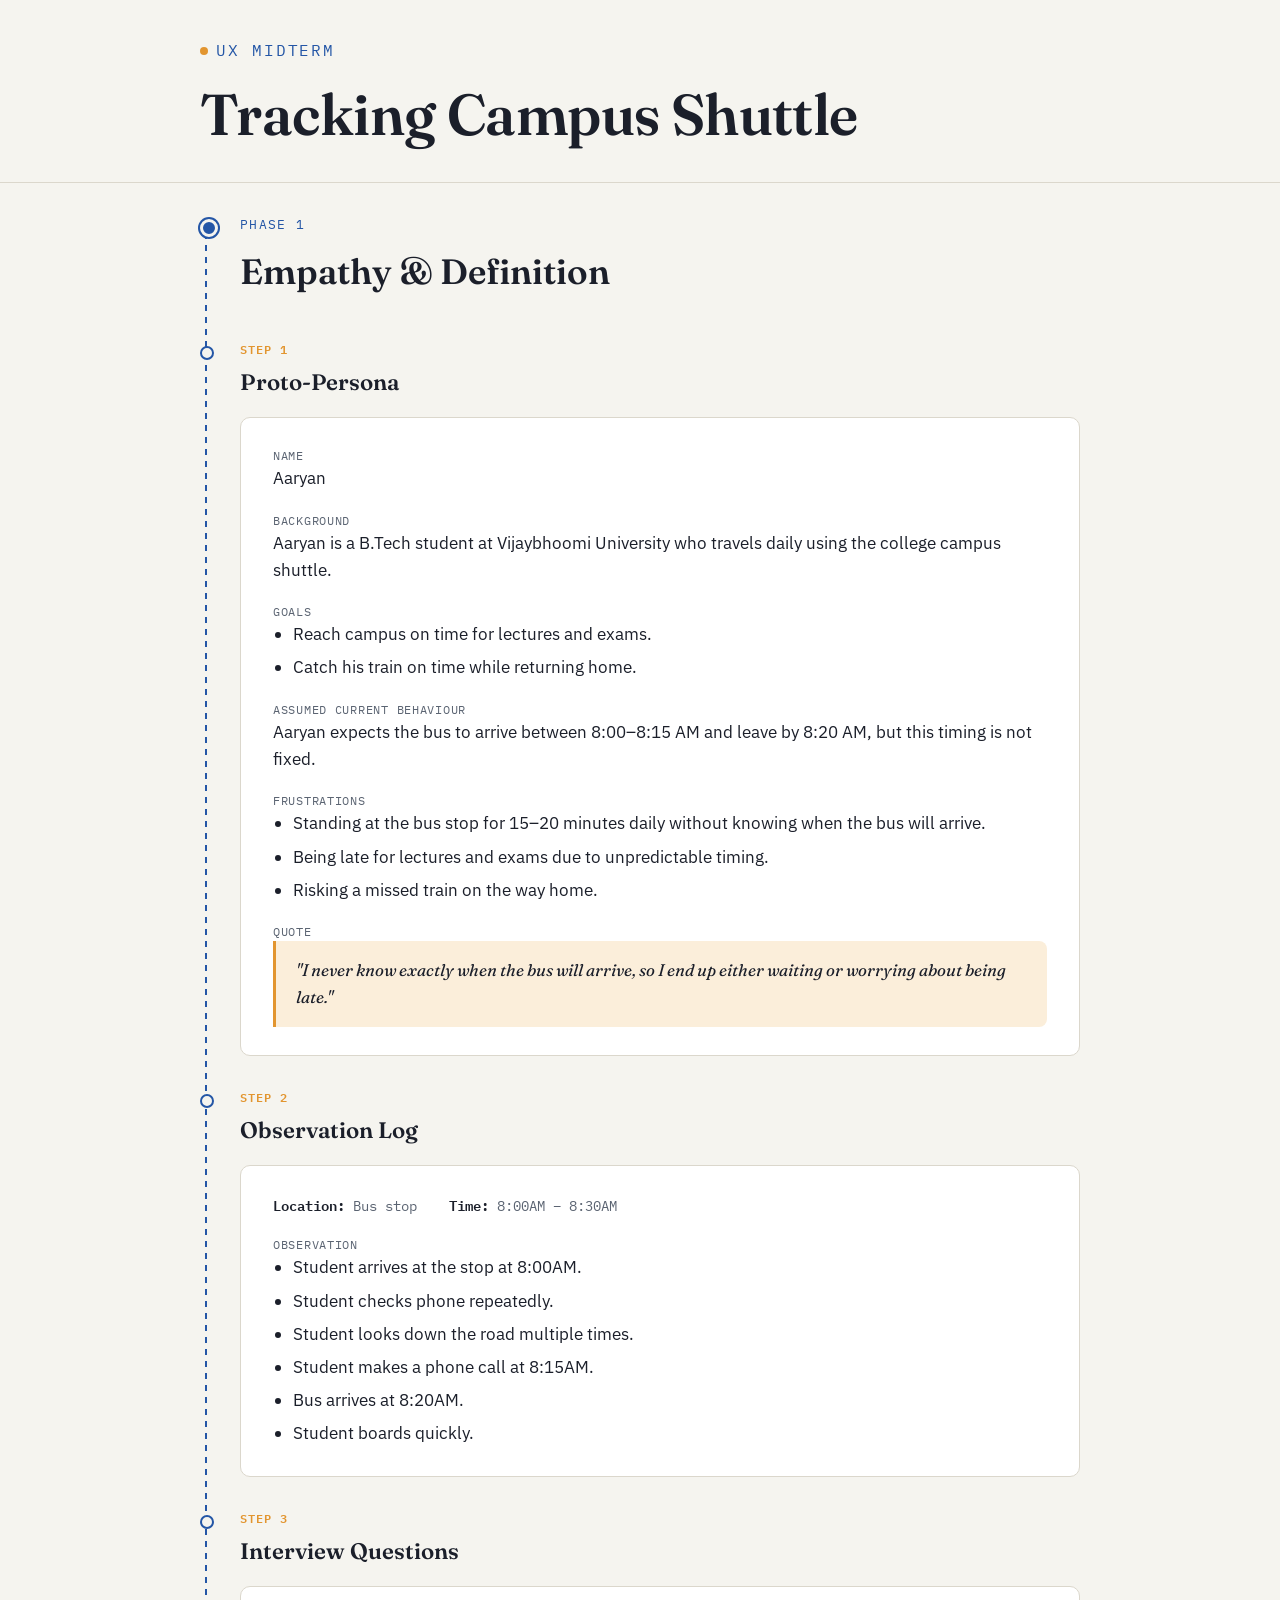
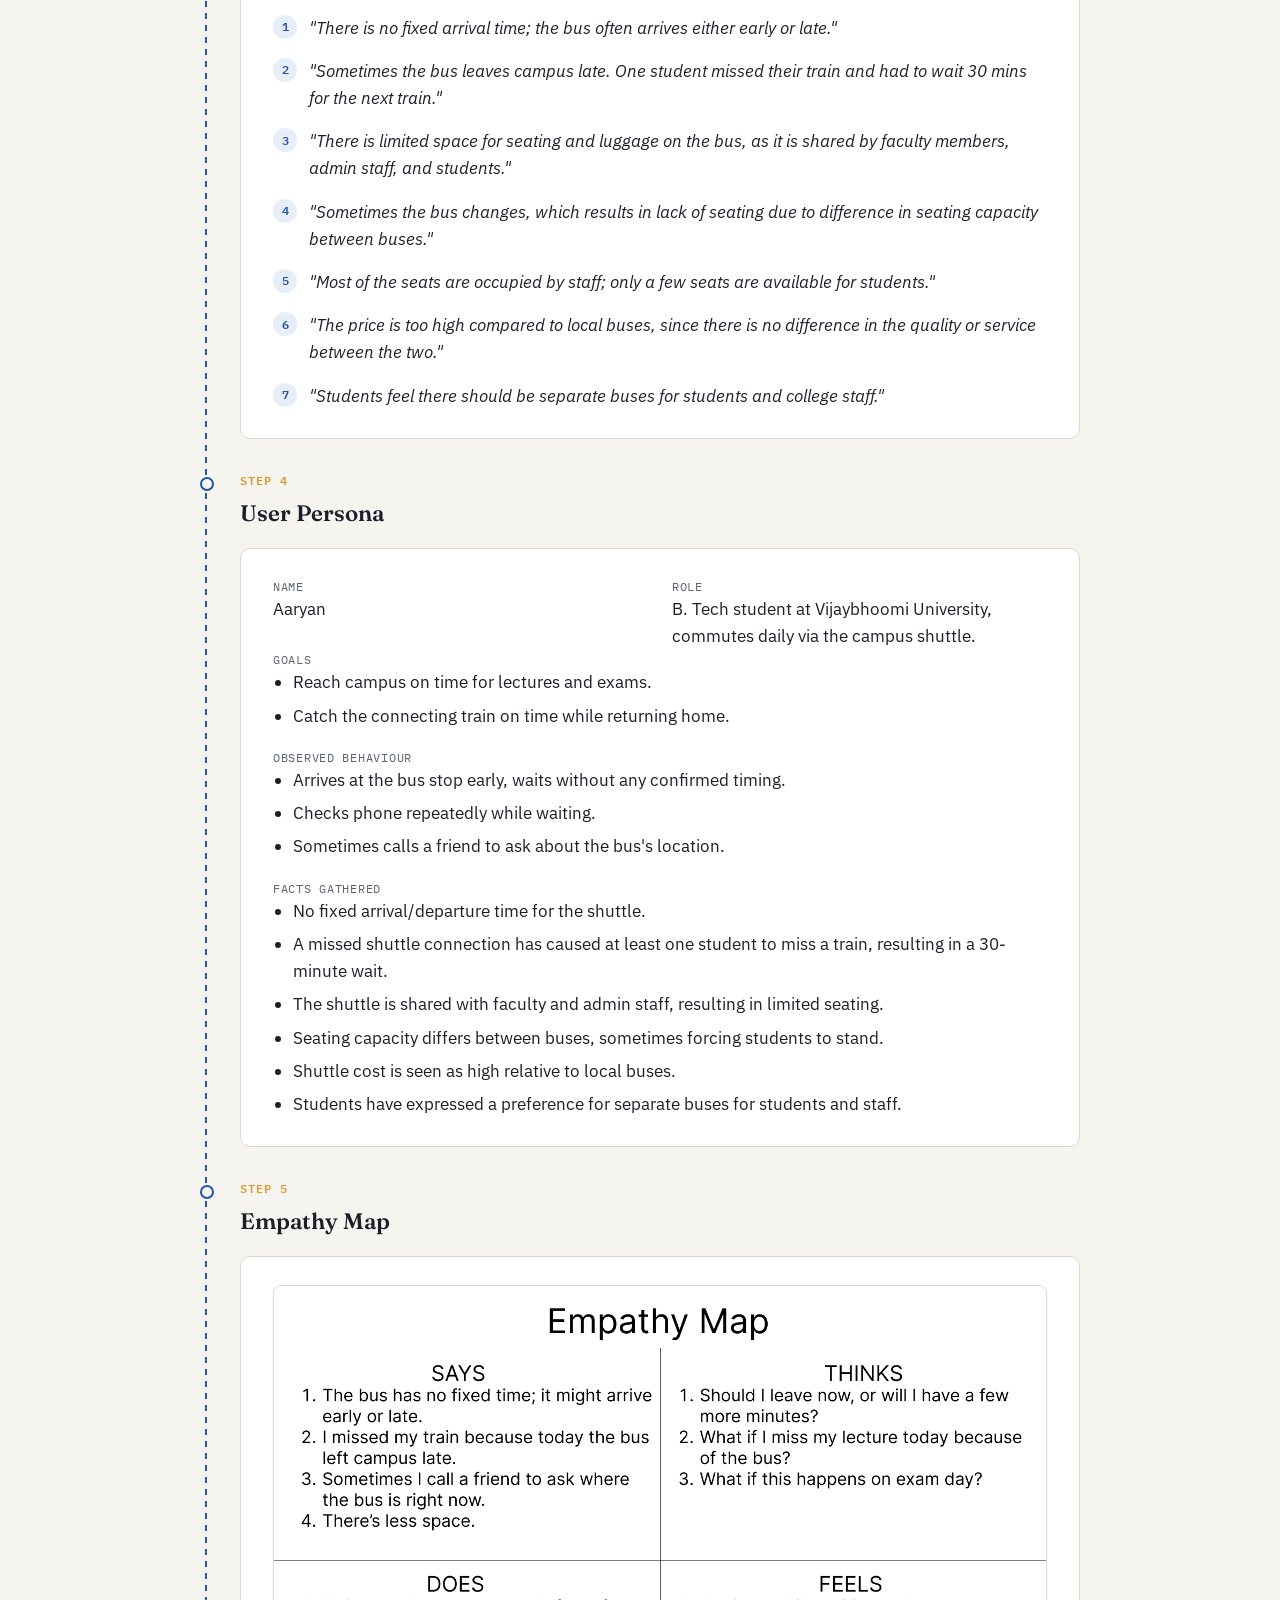
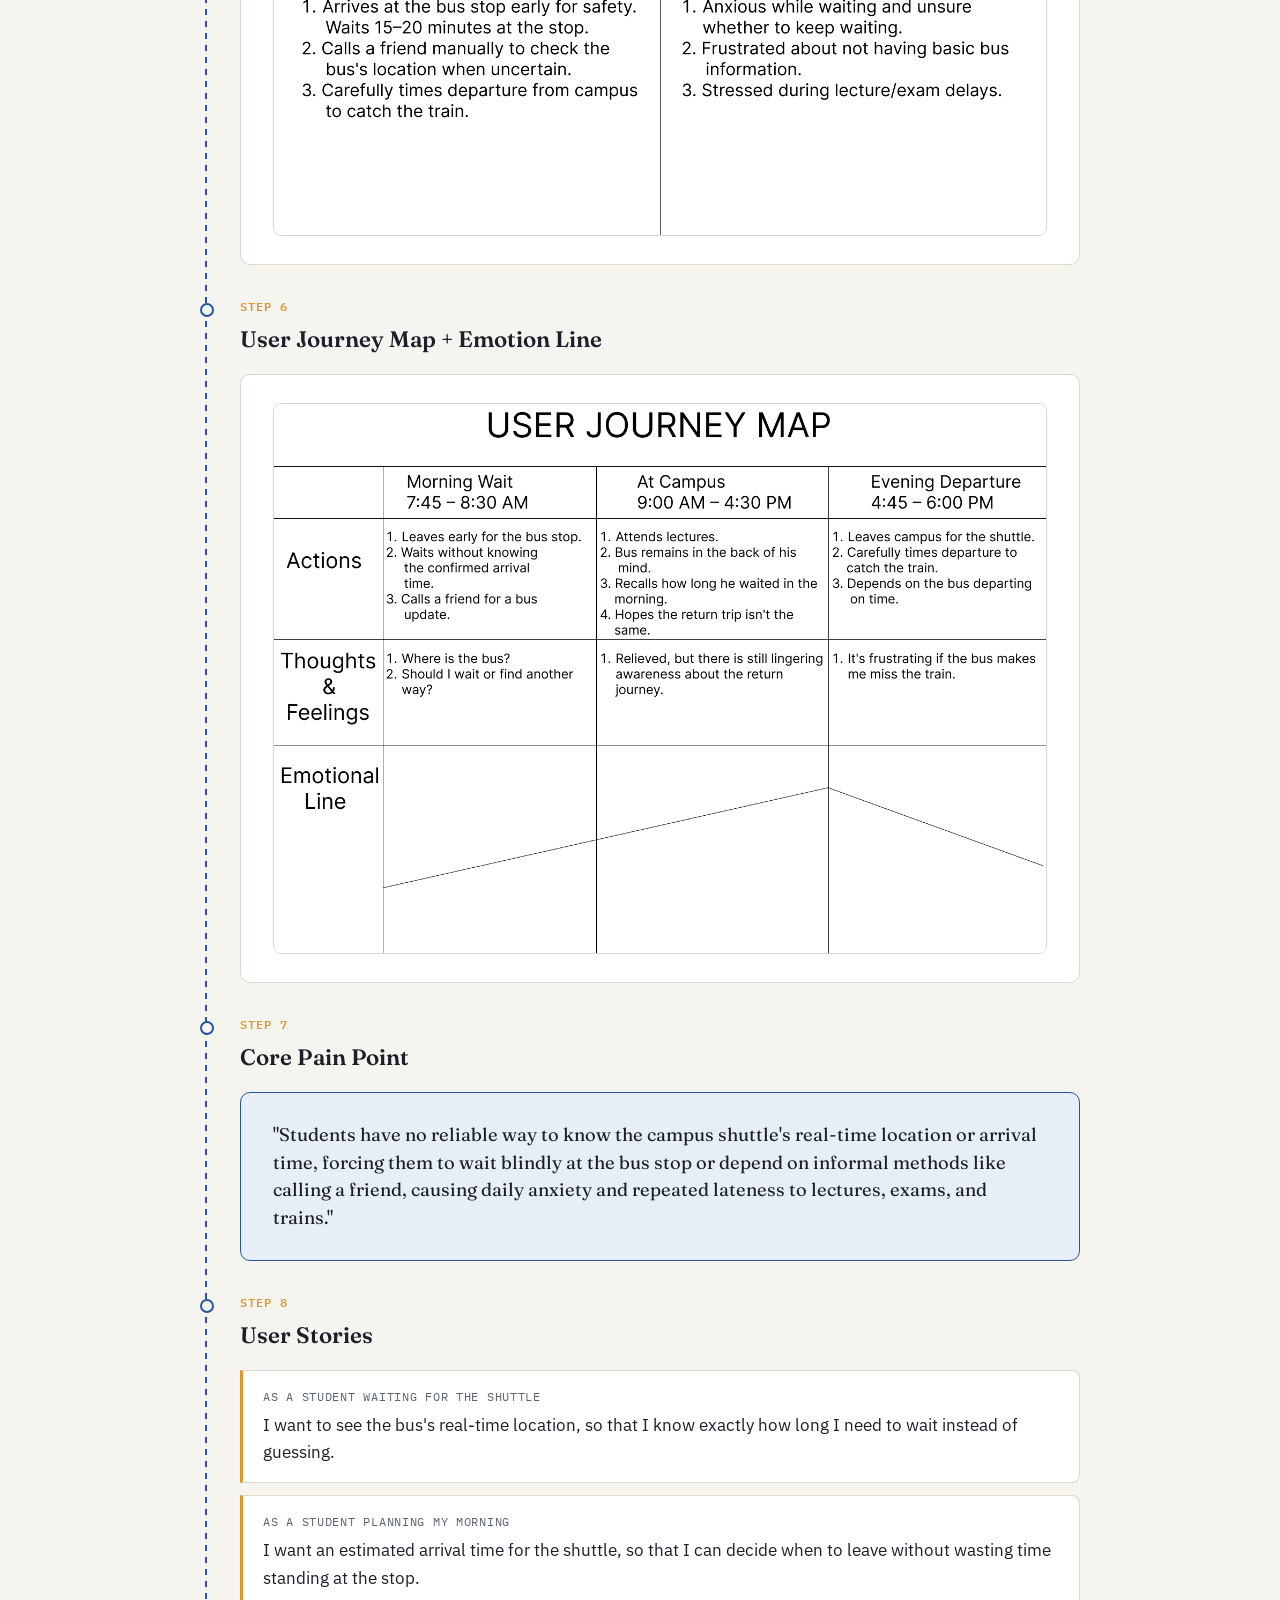
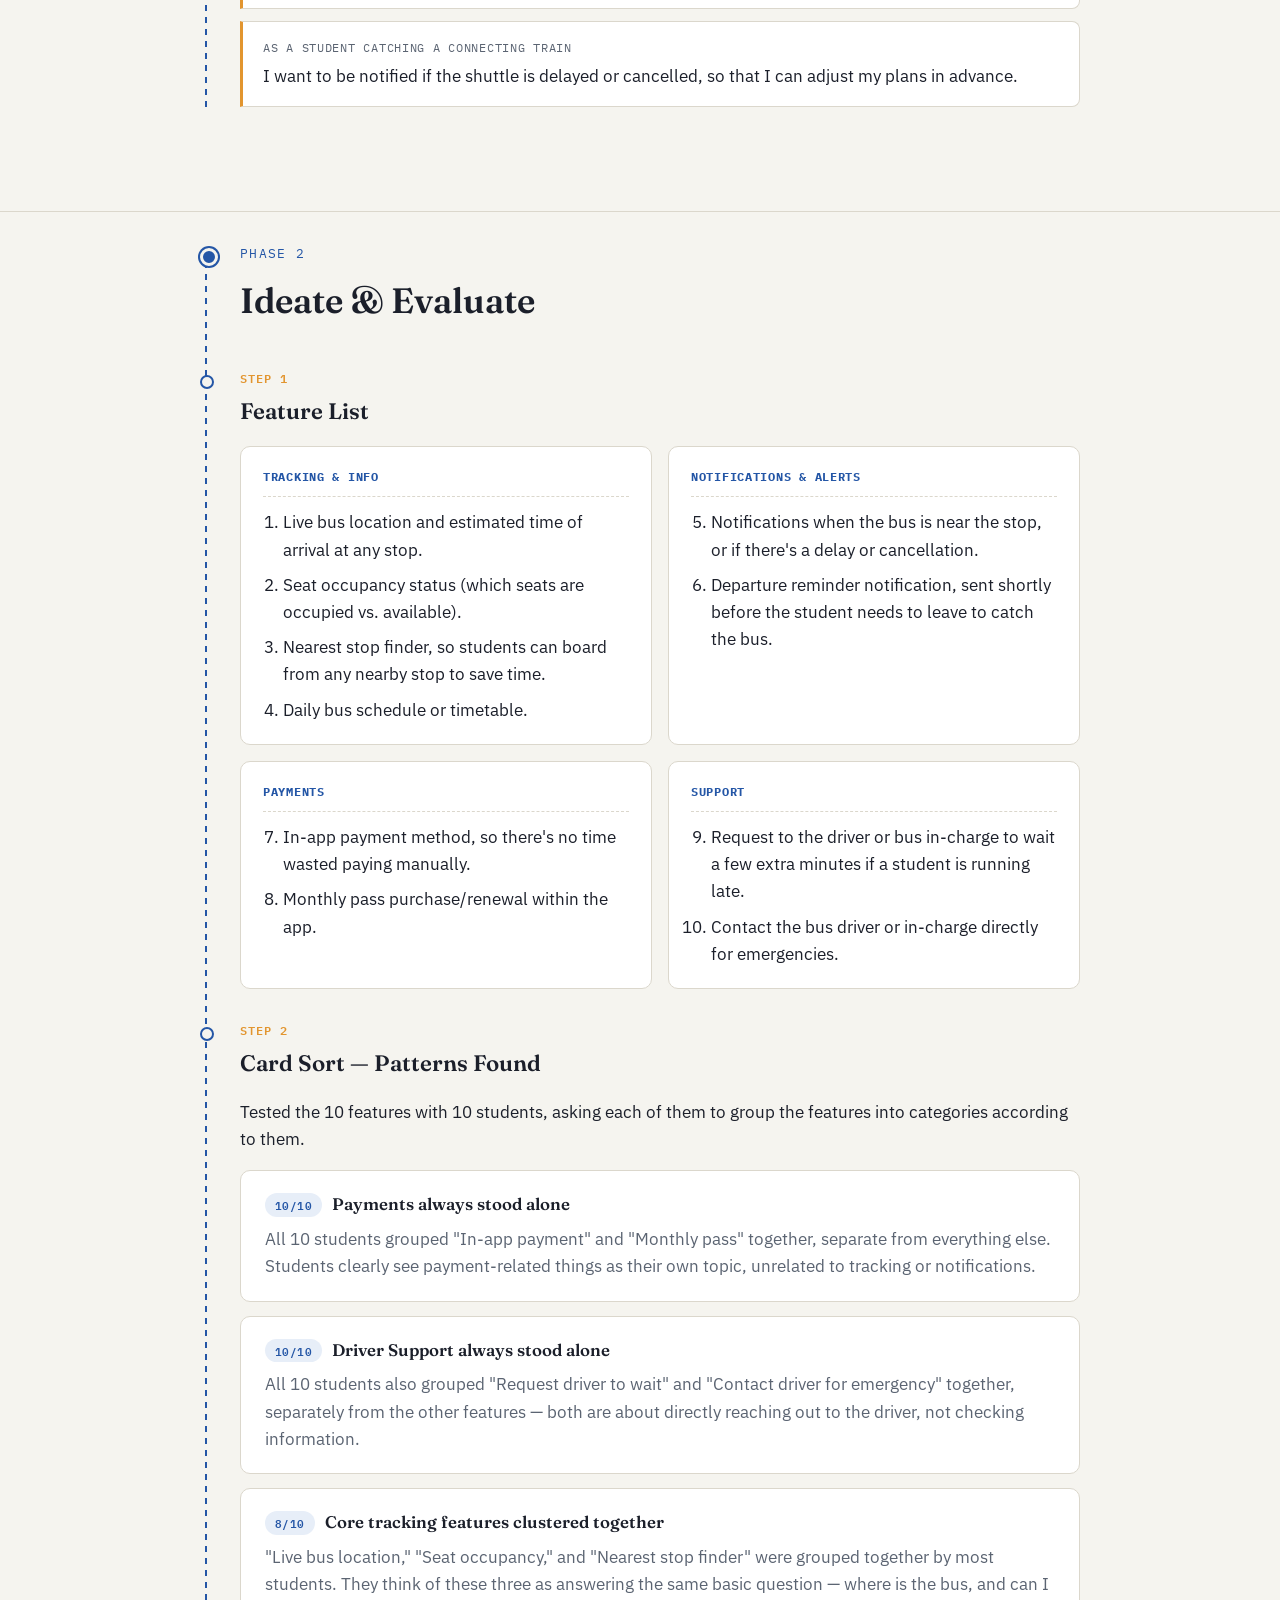
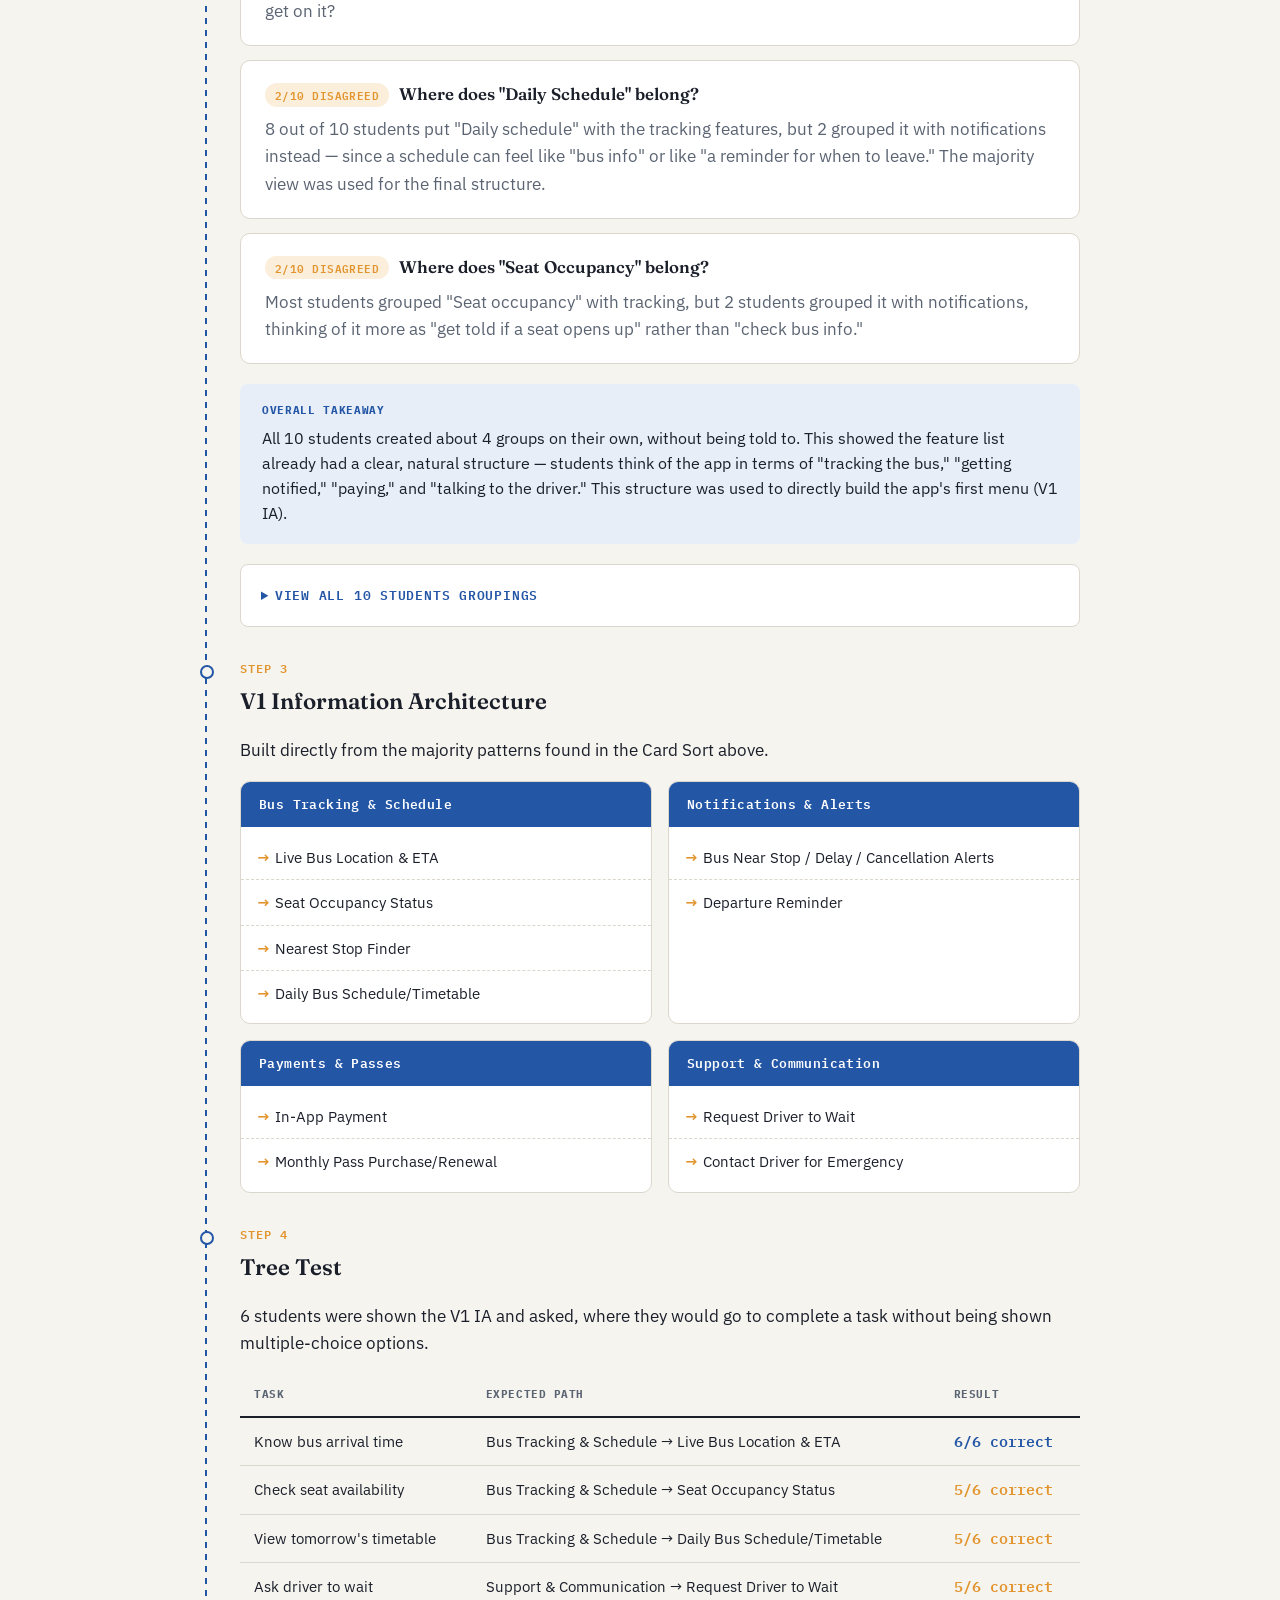
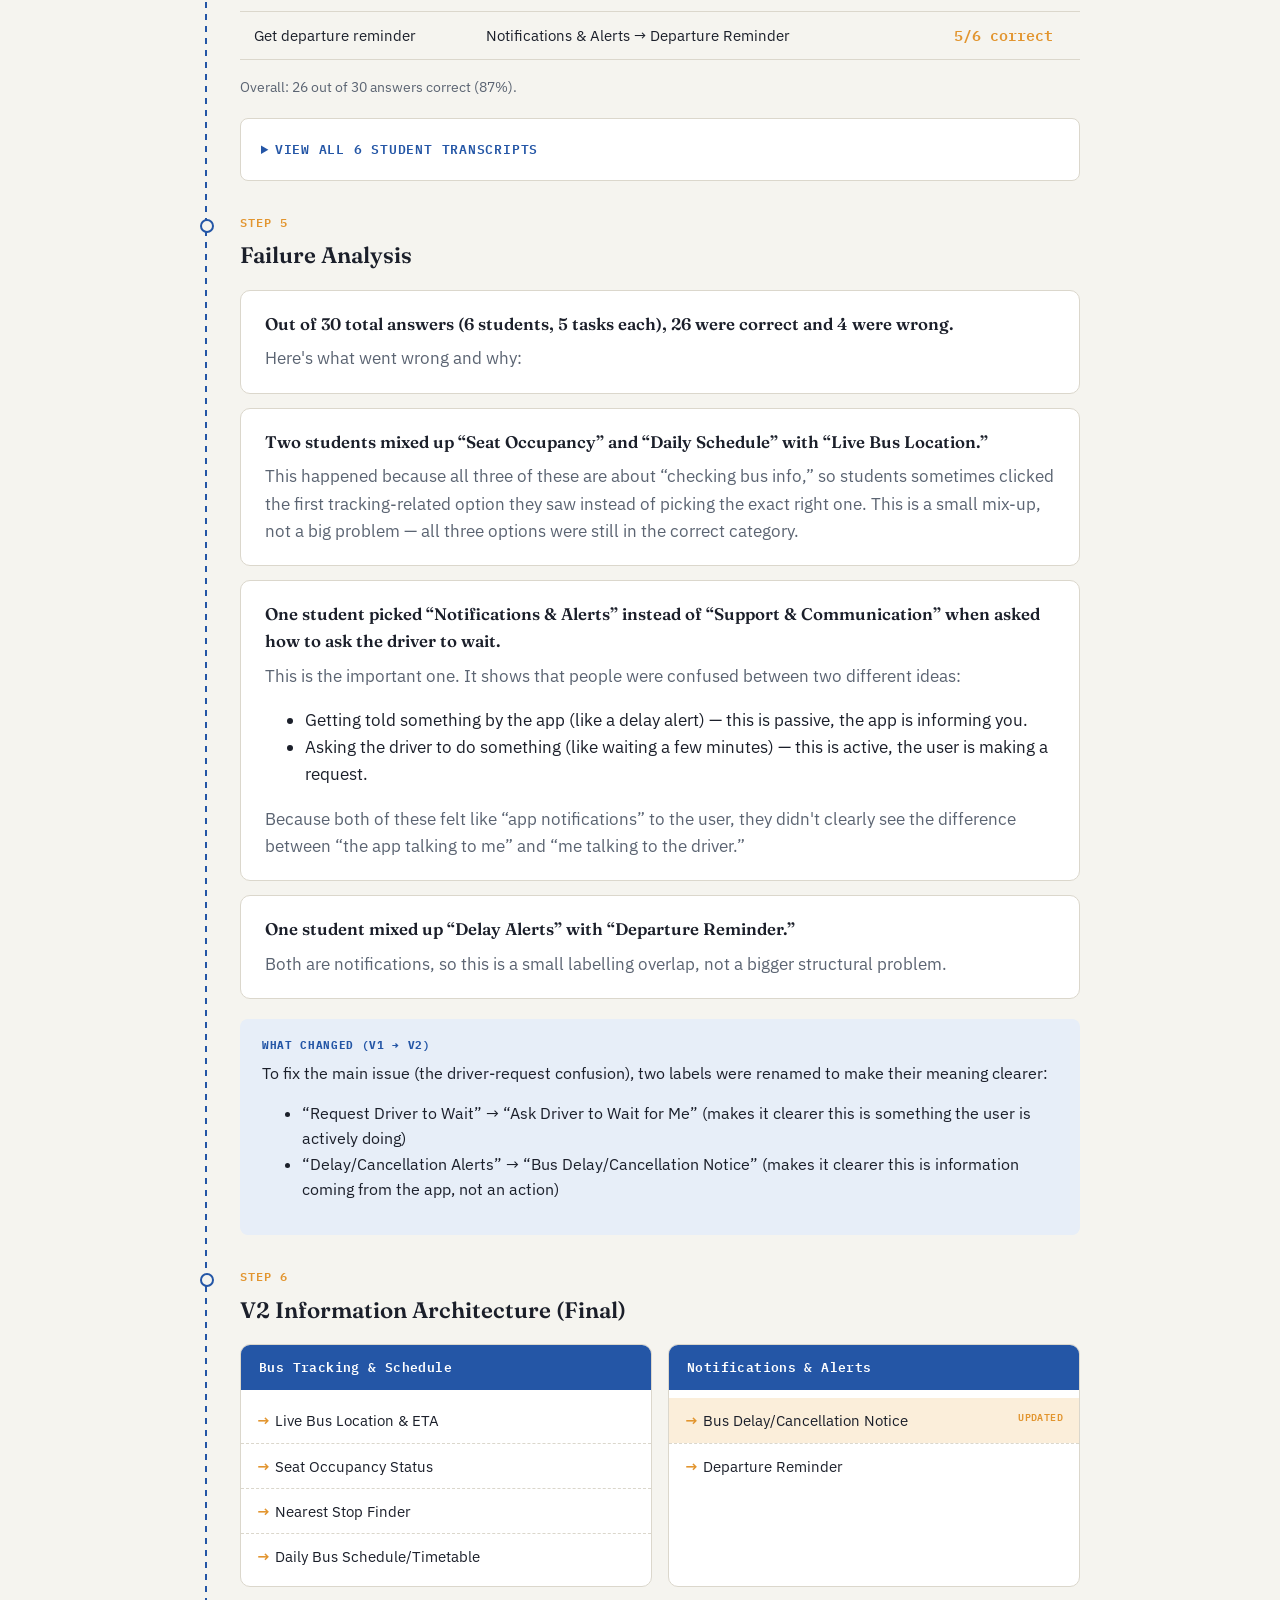
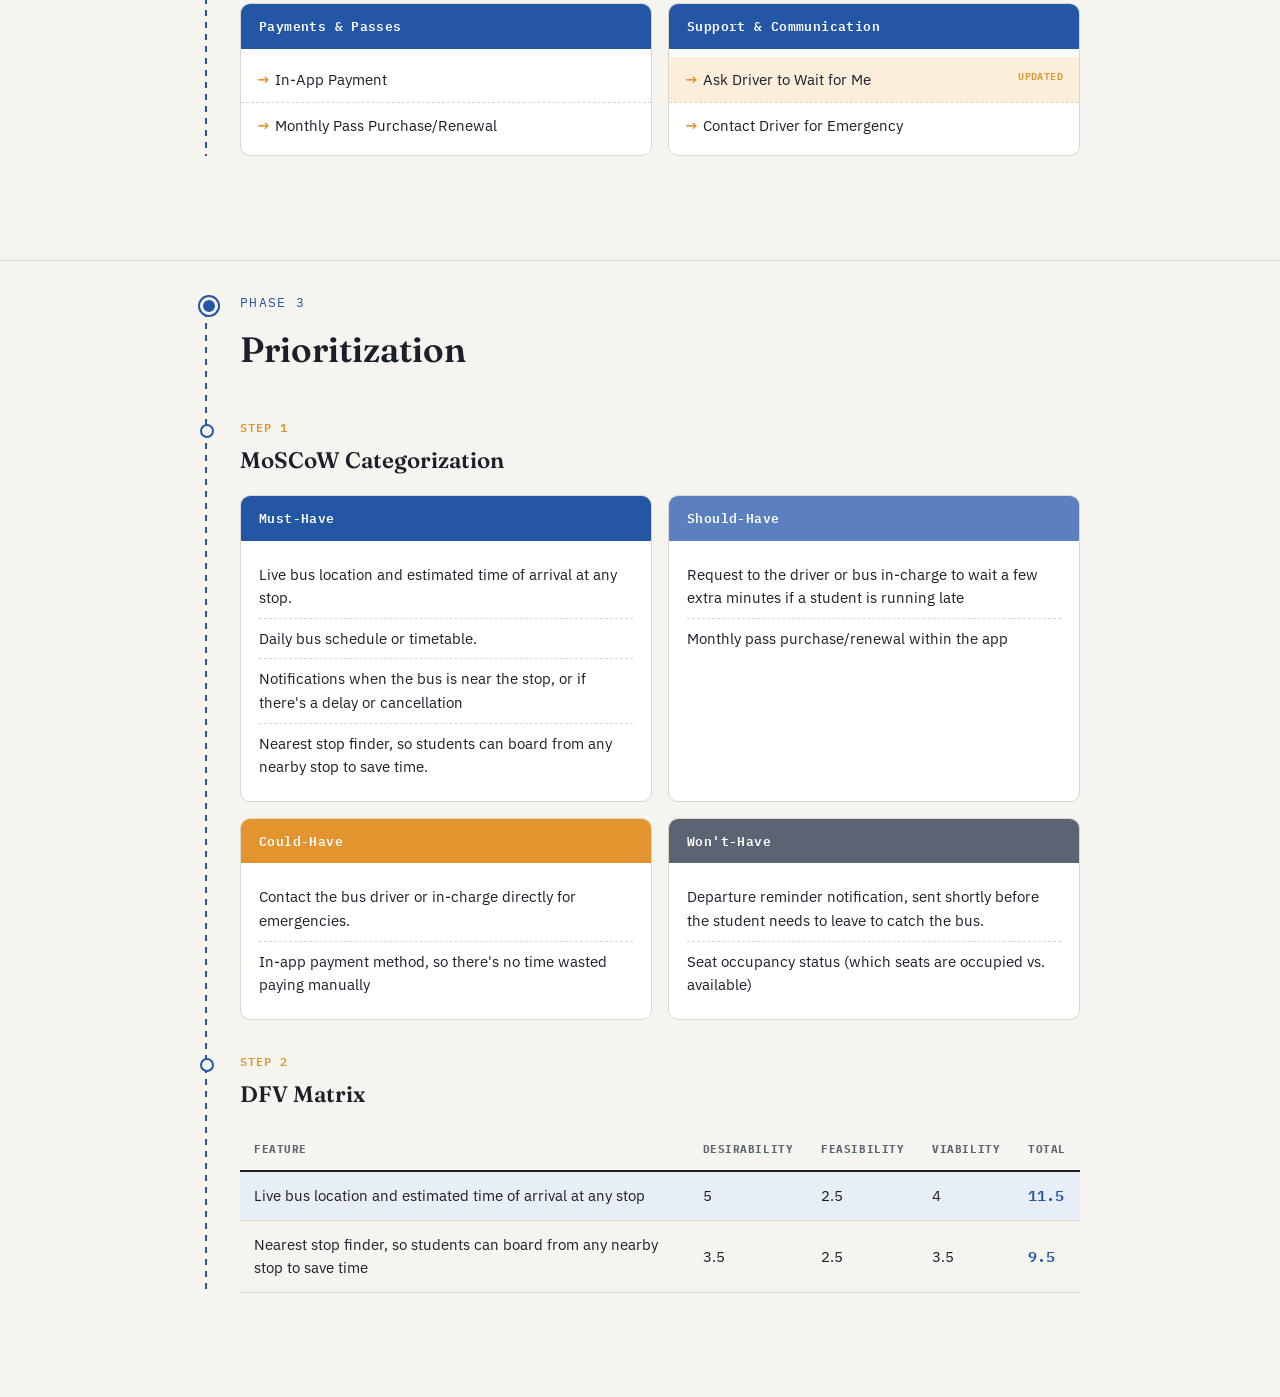
<file: index.html>
<!DOCTYPE html>
<html lang="en">
<head>
<meta charset="UTF-8">
<meta name="viewport" content="width=device-width, initial-scale=1.0">
<title>Tracking Campus Shuttle — UX Research Case Study</title>
<link rel="stylesheet" href="style.css">
</head>
<body>

<header class="hero">
  <div class="hero-inner">
    <p class="eyebrow">UX Midterm</p>
    <h1>Tracking Campus Shuttle</h1>
    </p>
  </div>
</header>

<main>

  <section class="phase" id="phase-1">
    <div class="phase-inner">

      <div class="phase-head">
        <p class="phase-eyebrow">Phase 1</p>
        <h2>Empathy &amp; Definition</h2>
      </div>

      <article class="step" id="proto-persona">
        <p class="step-label">Step 1</p>
        <h3>Proto-Persona</h3>
        <div class="card">
          <div class="field">
            <p class="field-label">Name</p>
            <p>Aaryan</p>
          </div>
          <div class="field">
            <p class="field-label">Background</p>
            <p>Aaryan is a B.Tech student at Vijaybhoomi University who travels daily using the college campus shuttle.</p>
          </div>
          <div class="field">
            <p class="field-label">Goals</p>
            <ul>
              <li>Reach campus on time for lectures and exams.</li>
              <li>Catch his train on time while returning home.</li>
            </ul>
          </div>
          <div class="field">
            <p class="field-label">Assumed Current Behaviour</p>
            <p>Aaryan expects the bus to arrive between 8:00–8:15 AM and leave by 8:20 AM, but this timing is not fixed.</p>
          </div>
          <div class="field">
            <p class="field-label">Frustrations</p>
            <ul>
              <li>Standing at the bus stop for 15–20 minutes daily without knowing when the bus will arrive.</li>
              <li>Being late for lectures and exams due to unpredictable timing.</li>
              <li>Risking a missed train on the way home.</li>
            </ul>
          </div>
          <div class="field">
            <p class="field-label">Quote</p>
            <blockquote class="quote">
              "I never know exactly when the bus will arrive, so I end up either waiting or worrying about being late."
            </blockquote>
          </div>
        </div>
      </article>

      <article class="step" id="observation-log">
        <p class="step-label">Step 2</p>
        <h3>Observation Log</h3>
        <div class="card">
          <div class="meta-row">
            <span><strong>Location:</strong> Bus stop</span>
            <span><strong>Time:</strong> 8:00AM – 8:30AM</span>
          </div>
          <div class="field">
            <p class="field-label">Observation</p>
            <ul>
              <li>Student arrives at the stop at 8:00AM.</li>
              <li>Student checks phone repeatedly.</li>
              <li>Student looks down the road multiple times.</li>
              <li>Student makes a phone call at 8:15AM.</li>
              <li>Bus arrives at 8:20AM.</li>
              <li>Student boards quickly.</li>
            </ul>
          </div>
        </div>
      </article>

      <article class="step" id="interview-notes">
        <p class="step-label">Step 3</p>
        <h3>Interview Questions</h3>
        <div class="card">
          <div class="field">
            <ol class="interview-list">
              <li>"There is no fixed arrival time; the bus often arrives either early or late."</li>
              <li>"Sometimes the bus leaves campus late. One student missed their train and had to wait 30 mins for the next train."</li>
              <li>"There is limited space for seating and luggage on the bus, as it is shared by faculty members, admin staff, and students."</li>
              <li>"Sometimes the bus changes, which results in lack of seating due to difference in seating capacity between buses."</li>
              <li>"Most of the seats are occupied by staff; only a few seats are available for students."</li>
              <li>"The price is too high compared to local buses, since there is no difference in the quality or service between the two."</li>
              <li>"Students feel there should be separate buses for students and college staff."</li>
            </ol>
          </div>
        </div>
      </article>

      <article class="step" id="user-persona">
        <p class="step-label">Step 4</p>
        <h3>User Persona</h3>
        <div class="card">
          <div class="field-grid">
            <div class="field">
              <p class="field-label">Name</p>
              <p>Aaryan</p>
            </div>
            <div class="field">
              <p class="field-label">Role</p>
              <p>B. Tech student at Vijaybhoomi University, commutes daily via the campus shuttle.</p>
            </div>
          </div>
          <div class="field">
            <p class="field-label">Goals</p>
            <ul>
              <li>Reach campus on time for lectures and exams.</li>
              <li>Catch the connecting train on time while returning home.</li>
            </ul>
          </div>
          <div class="field">
            <p class="field-label">Observed Behaviour</p>
            <ul>
              <li>Arrives at the bus stop early, waits without any confirmed timing.</li>
              <li>Checks phone repeatedly while waiting.</li>
              <li>Sometimes calls a friend to ask about the bus's location.</li>
            </ul>
          </div>
          <div class="field">
            <p class="field-label">Facts Gathered</p>
            <ul>
              <li>No fixed arrival/departure time for the shuttle.</li>
              <li>A missed shuttle connection has caused at least one student to miss a train, resulting in a 30-minute wait.</li>
              <li>The shuttle is shared with faculty and admin staff, resulting in limited seating.</li>
              <li>Seating capacity differs between buses, sometimes forcing students to stand.</li>
              <li>Shuttle cost is seen as high relative to local buses.</li>
              <li>Students have expressed a preference for separate buses for students and staff.</li>
            </ul>
          </div>
        </div>
      </article>

      <article class="step" id="empathy-map">
        <p class="step-label">Step 5</p>
        <h3>Empathy Map</h3>
        <div class="card">
          <img
            src="empathy-map.png"
            alt="Empathy map for Aaryan showing four quadrants: Says (direct quotes about unpredictable bus timing and limited space), Thinks (uncertainty about waiting, worry about being late for exams), Does (arrives early, checks phone repeatedly, calls a friend for updates), and Feels (anxious while waiting, frustrated by relying on informal methods, mildly resentful about cost)."
            class="map-image"
          >
        </div>
      </article>

      <article class="step" id="journey-map">
        <p class="step-label">Step 6</p>
        <h3>User Journey Map + Emotion Line</h3>
        <div class="card">
          <img
            src="journey-map.png"
            alt="User journey map across three phases of Aaryan's day: Morning Wait (7:45-8:30 AM) showing anxious waiting with no confirmed bus timing, At Campus (9:00 AM-4:30 PM) showing temporary relief during lectures, and Evening Departure (4:45-6:00 PM) showing rising urgency about catching the train. The emotion line starts low, rises through the campus phase, and dips again during the evening departure."
            class="map-image"
          >
        </div>
      </article>


      <article class="step" id="pain-point">
        <p class="step-label">Step 7</p>
        <h3>Core Pain Point</h3>
        <div class="pain-point">
          "Students have no reliable way to know the campus shuttle's real-time location or arrival time, forcing them to wait blindly at the bus stop or depend on informal methods like calling a friend, causing daily anxiety and repeated lateness to lectures, exams, and trains."
        </div>
      </article>

      <article class="step" id="user-stories">
        <p class="step-label">Step 8</p>
        <h3>User Stories</h3>
        <ul class="story-list">
          <li>
            <span class="as-a">As a student waiting for the shuttle</span>
            I want to see the bus's real-time location, so that I know exactly how long I need to wait instead of guessing.
          </li>
          <li>
            <span class="as-a">As a student planning my morning</span>
            I want an estimated arrival time for the shuttle, so that I can decide when to leave without wasting time standing at the stop.
          </li>
          <li>
            <span class="as-a">As a student catching a connecting train</span>
            I want to be notified if the shuttle is delayed or cancelled, so that I can adjust my plans in advance.
          </li>
        </ul>
      </article>
    </div>
  </section>

  <section class="phase" id="phase-2">
    <div class="phase-inner">

      <div class="phase-head">
        <p class="phase-eyebrow">Phase 2</p>
        <h2>Ideate &amp; Evaluate</h2>
      </div>

      <article class="step" id="feature-list">
        <p class="step-label">Step 1</p>
        <h3>Feature List</h3>
        <div class="feature-grid">
          <div class="feature-card">
            <h4>Tracking &amp; Info</h4>
            <ol>
              <li>Live bus location and estimated time of arrival at any stop.</li>
              <li>Seat occupancy status (which seats are occupied vs. available).</li>
              <li>Nearest stop finder, so students can board from any nearby stop to save time.</li>
              <li>Daily bus schedule or timetable.</li>
            </ol>
          </div>
          <div class="feature-card">
            <h4>Notifications &amp; Alerts</h4>
            <ol start="5">
              <li>Notifications when the bus is near the stop, or if there's a delay or cancellation.</li>
              <li>Departure reminder notification, sent shortly before the student needs to leave to catch the bus.</li>
            </ol>
          </div>
          <div class="feature-card">
            <h4>Payments</h4>
            <ol start="7">
              <li>In-app payment method, so there's no time wasted paying manually.</li>
              <li>Monthly pass purchase/renewal within the app.</li>
            </ol>
          </div>
          <div class="feature-card">
            <h4>Support</h4>
            <ol start="9">
              <li>Request to the driver or bus in-charge to wait a few extra minutes if a student is running late.</li>
              <li>Contact the bus driver or in-charge directly for emergencies.</li>
            </ol>
          </div>
        </div>
      </article>

      <article class="step" id="card-sort">
        <p class="step-label">Step 2</p>
        <h3>Card Sort — Patterns Found</h3>
        <p>Tested the 10 features with 10 students, asking each of them to group the features into categories according to them.</p>

        <div class="pattern-list">
          <div class="pattern-item">
            <h4><span class="badge badge-strong">10/10</span>Payments always stood alone</h4>
            <p>All 10 students grouped "In-app payment" and "Monthly pass" together, separate from everything else. Students clearly see payment-related things as their own topic, unrelated to tracking or notifications.</p>
          </div>
          <div class="pattern-item">
            <h4><span class="badge badge-strong">10/10</span>Driver Support always stood alone</h4>
            <p>All 10 students also grouped "Request driver to wait" and "Contact driver for emergency" together, separately from the other features — both are about directly reaching out to the driver, not checking information.</p>
          </div>
          <div class="pattern-item">
            <h4><span class="badge badge-strong">8/10</span>Core tracking features clustered together</h4>
            <p>"Live bus location," "Seat occupancy," and "Nearest stop finder" were grouped together by most students. They think of these three as answering the same basic question — where is the bus, and can I get on it?</p>
          </div>
          <div class="pattern-item">
            <h4><span class="badge badge-split">2/10 disagreed</span>Where does "Daily Schedule" belong?</h4>
            <p>8 out of 10 students put "Daily schedule" with the tracking features, but 2 grouped it with notifications instead — since a schedule can feel like "bus info" or like "a reminder for when to leave." The majority view was used for the final structure.</p>
          </div>
          <div class="pattern-item">
            <h4><span class="badge badge-split">2/10 disagreed</span>Where does "Seat Occupancy" belong?</h4>
            <p>Most students grouped "Seat occupancy" with tracking, but 2 students grouped it with notifications, thinking of it more as "get told if a seat opens up" rather than "check bus info."</p>
          </div>
        </div>

        <div class="takeaway">
          <strong>Overall Takeaway</strong>
          All 10 students created about 4 groups on their own, without being told to. This showed the feature list already had a clear, natural structure — students think of the app in terms of "tracking the bus," "getting notified," "paying," and "talking to the driver." This structure was used to directly build the app's first menu (V1 IA).
        </div>

        <details class="raw-data">
          <summary>View all 10 students groupings</summary>

          <div class="participant-block">
            <h5>Student 1 — Communication and Support / Accessibility / Boarding / Payment</h5>
            <p class="cat-name">Communication and Support</p>
            <ul><li>Request driver to wait a few extra minutes if running late</li><li>Contact bus driver/in-charge for emergencies</li></ul>
            <p class="cat-name">Accessibility</p>
            <ul><li>Nearest stop finder</li><li>Live bus location and ETA</li><li>Daily bus schedule and timetable</li></ul>
            <p class="cat-name">Boarding</p>
            <ul><li>Seat occupancy status</li><li>Departure reminder notification</li><li>Notification when bus is near stop or delay/cancellation</li></ul>
            <p class="cat-name">Payment</p>
            <ul><li>In-app payment method</li><li>Monthly pass renewal/payment</li></ul>
          </div>

          <div class="participant-block">
            <h5>Student 2 — Convenience / Payment / Emergency Requests / Reminders</h5>
            <p class="cat-name">Convenience</p>
            <ul><li>Live bus location and ETA</li><li>Nearest stop finder</li><li>Daily bus schedule</li><li>Seat occupancy status</li></ul>
            <p class="cat-name">Payment</p>
            <ul><li>In-app payment method</li><li>Monthly pass purchase/renewal</li></ul>
            <p class="cat-name">Emergency / Emergency Requests</p>
            <ul><li>Request driver to wait</li><li>Contact driver for emergencies</li></ul>
            <p class="cat-name">Reminders / Notifications</p>
            <ul><li>Notifications when bus is near stop or delay/cancellation</li><li>Departure reminder notification</li></ul>
          </div>

          <div class="participant-block">
            <h5>Student 3 — Communication and Support / Accessibility / Boarding / Payment</h5>
            <p class="cat-name">Communication and Support</p>
            <ul><li>Request driver to wait a few extra minutes if running late</li><li>Contact bus driver/in-charge for emergencies</li></ul>
            <p class="cat-name">Accessibility</p>
            <ul><li>Nearest stop finder</li><li>Live bus location and ETA</li><li>Daily bus schedule and timetable</li></ul>
            <p class="cat-name">Boarding</p>
            <ul><li>Seat occupancy status</li><li>Departure reminder notification</li><li>Notification when bus is near stop or delay/cancellation</li></ul>
            <p class="cat-name">Payment</p>
            <ul><li>In-app payment method</li><li>Monthly pass renewal/payment</li></ul>
          </div>

          <div class="participant-block">
            <h5>Student 4 — Communication and Support / Bus Tracking &amp; Navigation / Schedule &amp; Alerts / Tickets &amp; Payments</h5>
            <p class="cat-name">Communication and Support</p>
            <ul><li>Request driver to wait</li><li>Contact driver for emergencies</li></ul>
            <p class="cat-name">Bus Tracking &amp; Navigation</p>
            <ul><li>Live bus location and ETA</li><li>Seat occupancy status</li><li>Nearest stop finder</li></ul>
            <p class="cat-name">Schedule &amp; Alerts</p>
            <ul><li>Daily bus schedule</li><li>Notifications for delay/cancellation</li><li>Departure reminder notification</li></ul>
            <p class="cat-name">Tickets &amp; Payments</p>
            <ul><li>In-app payment method</li><li>Monthly pass purchase/renewal</li></ul>
          </div>

          <div class="participant-block">
            <h5>Student 5 — Real-Time Tracking &amp; Availability / Schedules &amp; Alerts / Payments &amp; Passes / Driver Communication &amp; Support</h5>
            <p class="cat-name">Real-Time Tracking &amp; Availability</p>
            <ul><li>Live bus location and ETA</li><li>Seat occupancy status</li><li>Nearest stop finder</li></ul>
            <p class="cat-name">Schedules &amp; Alerts</p>
            <ul><li>Daily bus schedule</li><li>Notifications for delay/cancellation</li><li>Departure reminder notification</li></ul>
            <p class="cat-name">Payments &amp; Passes</p>
            <ul><li>In-app payment method</li><li>Monthly pass purchase/renewal</li></ul>
            <p class="cat-name">Driver Communication &amp; Support</p>
            <ul><li>Request driver to wait</li><li>Contact driver for emergencies</li></ul>
          </div>

          <div class="participant-block">
            <h5>Student 6 — Search &amp; Find / Messages &amp; Schedule / Payments / Contact &amp; Support</h5>
            <p class="cat-name">Search &amp; Find</p>
            <ul><li>Live bus location and ETA</li><li>Seat occupancy status</li><li>Nearest stop finder</li></ul>
            <p class="cat-name">Messages &amp; Schedule</p>
            <ul><li>Daily bus schedule</li><li>Notifications for delay/cancellation</li><li>Departure reminder notification</li></ul>
            <p class="cat-name">Payments</p>
            <ul><li>In-app payment method</li><li>Monthly pass purchase/renewal</li></ul>
            <p class="cat-name">Contact &amp; Support</p>
            <ul><li>Request driver to wait</li><li>Contact driver for emergencies</li></ul>
          </div>

          <div class="participant-block">
            <h5>Student 7 — Track / Settings / Finance / Contact</h5>
            <p class="cat-name">Track</p>
            <ul><li>Live bus location and ETA</li><li>Seat occupancy status</li><li>Nearest stop finder</li><li>Daily bus schedule</li></ul>
            <p class="cat-name">Settings</p>
            <ul><li>Notifications for delay/cancellation</li><li>Departure reminder notification</li></ul>
            <p class="cat-name">Finance</p>
            <ul><li>In-app payment method</li><li>Monthly pass purchase/renewal</li></ul>
            <p class="cat-name">Contact</p>
            <ul><li>Request driver to wait</li><li>Contact driver for emergencies</li></ul>
          </div>

          <div class="participant-block">
            <h5>Student 8 — Bus Tracking &amp; Navigation / Notifications &amp; Alerts / Tickets &amp; Payments / Communication &amp; Assistance</h5>
            <p class="cat-name">Bus Tracking &amp; Navigation</p>
            <ul><li>Live bus location and ETA</li><li>Seat occupancy status</li><li>Nearest stop finder</li><li>Daily bus schedule</li></ul>
            <p class="cat-name">Notifications &amp; Alerts</p>
            <ul><li>Bus near-stop notification</li><li>Delay/cancellation notification</li><li>Departure reminder notification</li></ul>
            <p class="cat-name">Tickets &amp; Payments</p>
            <ul><li>In-app payment</li><li>Monthly pass purchase/renewal</li></ul>
            <p class="cat-name">Communication &amp; Assistance</p>
            <ul><li>Request driver to wait</li><li>Contact driver for emergencies</li></ul>
          </div>

          <div class="participant-block">
            <h5>Student 9 — Bus Tracking &amp; Status / Notifications &amp; Alerts / Tickets &amp; Payments / Driver Communication &amp; Assistance</h5>
            <p class="cat-name">Bus Tracking &amp; Status</p>
            <ul><li>Live bus location and ETA</li><li>Seat occupancy status</li><li>Nearest stop finder</li><li>Daily bus schedule</li></ul>
            <p class="cat-name">Notifications &amp; Alerts</p>
            <ul><li>Notifications for delay/cancellation</li><li>Departure reminder notification</li></ul>
            <p class="cat-name">Tickets &amp; Payments</p>
            <ul><li>In-app payment method</li><li>Monthly pass purchase/renewal</li></ul>
            <p class="cat-name">Driver Communication &amp; Assistance</p>
            <ul><li>Request driver to wait</li><li>Contact driver for emergencies</li></ul>
          </div>

          <div class="participant-block">
            <h5>Student 10 — Bus Tracking &amp; Navigation / Notifications &amp; Alerts / Payments &amp; Pass Management / Support &amp; Communication</h5>
            <p class="cat-name">Bus Tracking &amp; Navigation</p>
            <ul><li>Live bus location and ETA</li><li>Real-time seat occupancy status</li><li>Nearest stop finder</li><li>Daily bus schedule</li></ul>
            <p class="cat-name">Notifications &amp; Alerts</p>
            <ul><li>Notifications for approaching stop or delay/cancellation</li><li>Departure reminder notification</li></ul>
            <p class="cat-name">Payments &amp; Pass Management</p>
            <ul><li>In-app payment for bus fares</li><li>Monthly bus pass purchase and renewal</li></ul>
            <p class="cat-name">Support &amp; Communication</p>
            <ul><li>Request driver to wait</li><li>Contact driver for emergencies</li></ul>
          </div>

        </details>
      </article>

      <article class="step" id="v1-ia">
        <p class="step-label">Step 3</p>
        <h3>V1 Information Architecture</h3>
        <p>Built directly from the majority patterns found in the Card Sort above.</p>
        <div class="ia-tree">
          <div class="ia-branch">
            <div class="ia-branch-head">Bus Tracking &amp; Schedule</div>
            <ul>
              <li>Live Bus Location &amp; ETA</li>
              <li>Seat Occupancy Status</li>
              <li>Nearest Stop Finder</li>
              <li>Daily Bus Schedule/Timetable</li>
            </ul>
          </div>
          <div class="ia-branch">
            <div class="ia-branch-head">Notifications &amp; Alerts</div>
            <ul>
              <li>Bus Near Stop / Delay / Cancellation Alerts</li>
              <li>Departure Reminder</li>
            </ul>
          </div>
          <div class="ia-branch">
            <div class="ia-branch-head">Payments &amp; Passes</div>
            <ul>
              <li>In-App Payment</li>
              <li>Monthly Pass Purchase/Renewal</li>
            </ul>
          </div>
          <div class="ia-branch">
            <div class="ia-branch-head">Support &amp; Communication</div>
            <ul>
              <li>Request Driver to Wait</li>
              <li>Contact Driver for Emergency</li>
            </ul>
          </div>
        </div>
      </article>

      <article class="step" id="tree-test">
        <p class="step-label">Step 4</p>
        <h3>Tree Test</h3>
        <p>6 students were shown the V1 IA and asked, where they would go to complete a task without being shown multiple-choice options.</p>

        <table class="data-table">
          <thead>
            <tr><th>Task</th><th>Expected Path</th><th>Result</th></tr>
          </thead>
          <tbody>
            <tr><td>Know bus arrival time</td><td>Bus Tracking &amp; Schedule → Live Bus Location &amp; ETA</td><td class="result-pass">6/6 correct</td></tr>
            <tr><td>Check seat availability</td><td>Bus Tracking &amp; Schedule → Seat Occupancy Status</td><td class="result-fail">5/6 correct</td></tr>
            <tr><td>View tomorrow's timetable</td><td>Bus Tracking &amp; Schedule → Daily Bus Schedule/Timetable</td><td class="result-fail">5/6 correct</td></tr>
            <tr><td>Ask driver to wait</td><td>Support &amp; Communication → Request Driver to Wait</td><td class="result-fail">5/6 correct</td></tr>
            <tr><td>Get departure reminder</td><td>Notifications &amp; Alerts → Departure Reminder</td><td class="result-fail">5/6 correct</td></tr>
          </tbody>
        </table>
        <p style="color: var(--muted); font-size: 0.9rem;">Overall: 26 out of 30 answers correct (87%).</p>

        <details class="raw-data">
          <summary>View all 6 student transcripts</summary>

          <div class="participant-block">
            <h5>Student 1</h5>
            <ul class="transcript">
              <li>You're waiting for the bus and want to know when it will arrive. Bus Tracking &amp; Schedule → Live Bus Location &amp; ETA</li>
              <li>You want to check if there's a free seat before boarding. Bus Tracking &amp; Schedule → Seat Occupancy Status</li>
              <li>You want to see tomorrow's full bus timetable. Bus Tracking &amp; Schedule → Daily Bus Schedule/Timetable</li>
              <li>The bus is about to leave and you want to ask the driver to wait a minute. Support &amp; Communication → Request Driver to Wait</li>
              <li>You want to be reminded a few minutes before the bus departs. Notifications &amp; Alerts → Departure Reminder</li>
            </ul>
          </div>

          <div class="participant-block">
            <h5>Student 2</h5>
            <ul class="transcript">
              <li>You're waiting for the bus and want to know when it will arrive. → Live Bus Location &amp; ETA (under Bus Tracking &amp; Schedule)</li>
              <li>You want to check if there's a free seat before boarding. → Seat Occupancy Status (under Bus Tracking &amp; Schedule)</li>
              <li>You want to see tomorrow's full bus timetable. → Daily Bus Schedule/Timetable (under Bus Tracking &amp; Schedule)</li>
              <li>The bus is about to leave and you want to ask the driver to wait a minute. → Delay/Cancellation Alerts (under Notifications &amp; Alerts)</li>
              <li>You want to be reminded a few minutes before the bus departs. → Departure Reminder (under Notifications &amp; Alerts)</li>
            </ul>
          </div>

          <div class="participant-block">
            <h5>Student 3</h5>
            <ul class="transcript">
              <li>You're waiting for the bus and want to know when it will arrive. Go to: Bus Tracking &amp; Schedule → Live Bus Location &amp; ETA.</li>
              <li>You want to check if there's a free seat before boarding. Go to: Bus Tracking &amp; Schedule → Seat Occupancy Status.</li>
              <li>You want to see tomorrow's full bus timetable. Go to: Bus Tracking &amp; Schedule → Live Bus Location &amp; ETA.</li>
              <li>The bus is about to leave and you want to ask the driver to wait a minute. Go to: Support &amp; Communication → Request Driver to Wait.</li>
              <li>You want to be reminded a few minutes before the bus departs. Go to: Notifications &amp; Alerts → Departure Reminder.</li>
            </ul>
          </div>

          <div class="participant-block">
            <h5>Student 4</h5>
            <ul class="transcript">
              <li>You're waiting for the bus and want to know when it will arrive. Where would you go? Bus Tracking &amp; Schedule &gt; Live Bus Location &amp; ETA</li>
              <li>You want to check if there's a free seat before boarding. Where would you go? Bus Tracking &amp; Schedule &gt; Seat Occupancy Status</li>
              <li>You want to see tomorrow's full bus timetable. Where would you go? Bus Tracking &amp; Schedule &gt; Daily Bus Schedule/Timetable</li>
              <li>The bus is about to leave and you want to ask the driver to wait a minute. Where would you go? Support &amp; Communication &gt; Request Driver to Wait</li>
              <li>You want to be reminded a few minutes before the bus departs. Where would you go? Notifications &amp; Alerts &gt; Delay/Cancellation Alerts</li>
            </ul>
          </div>

          <div class="participant-block">
            <h5>Student 5</h5>
            <ul class="transcript">
              <li>You're waiting for the bus and want to know when it will arrive. Where would you go? Live Bus Location &amp; ETA</li>
              <li>You want to check if there's a free seat before boarding. Where would you go? Nearest Stop Finder</li>
              <li>You want to see tomorrow's full bus timetable. Where would you go? Daily Bus Schedule/Timetable</li>
              <li>The bus is about to leave and you want to ask the driver to wait a minute. Where would you go? Request Driver to Wait</li>
              <li>You want to be reminded a few minutes before the bus departs. Where would you go? Departure Reminder</li>
            </ul>
          </div>

          <div class="participant-block">
            <h5>Student 6</h5>
            <ul class="transcript">
              <li>You're waiting for the bus and want to know when it will arrive. Bus Tracking &amp; Schedule → Live Bus Location &amp; ETA</li>
              <li>You want to check if there's a free seat before boarding. Bus Tracking &amp; Schedule → Seat Occupancy Status</li>
              <li>You want to see tomorrow's full bus timetable. Bus Tracking &amp; Schedule → Daily Bus Schedule/Timetable</li>
              <li>The bus is about to leave and you want to ask the driver to wait a minute. Support &amp; Communication → Request Driver to Wait</li>
              <li>You want to be reminded a few minutes before the bus departs. Notifications &amp; Alerts → Departure Reminder</li>
            </ul>
          </div>

        </details>
      </article>

      <article class="step" id="tree-test-analysis">
        <p class="step-label">Step 5</p>
        <h3>Failure Analysis</h3>
        <div class="pattern-list">
          <div class="pattern-item">
            <h4>Out of 30 total answers (6 students, 5 tasks each), 26 were correct and 4 were wrong.</h4>
            <p>Here's what went wrong and why:</p>
          </div>
          <div class="pattern-item">
            <h4>Two students mixed up “Seat Occupancy” and “Daily Schedule” with “Live Bus Location.”</h4>
            <p>This happened because all three of these are about “checking bus info,” so students sometimes clicked the first tracking-related option they saw instead of picking the exact right one. This is a small mix-up, not a big problem — all three options were still in the correct category.</p>
          </div>
          <div class="pattern-item">
            <h4>One student picked “Notifications &amp; Alerts” instead of “Support &amp; Communication” when asked how to ask the driver to wait.</h4>
            <p>This is the important one. It shows that people were confused between two different ideas:</p>
            <ul>
              <li>Getting told something by the app (like a delay alert) — this is passive, the app is informing you.</li>
              <li>Asking the driver to do something (like waiting a few minutes) — this is active, the user is making a request.</li>
            </ul>
            <p>Because both of these felt like “app notifications” to the user, they didn't clearly see the difference between “the app talking to me” and “me talking to the driver.”</p>
          </div>
          <div class="pattern-item">
            <h4>One student mixed up “Delay Alerts” with “Departure Reminder.”</h4>
            <p>Both are notifications, so this is a small labelling overlap, not a bigger structural problem.</p>
          </div>
        </div>

        <div class="takeaway">
          <strong>What changed (V1 → V2)</strong>
          To fix the main issue (the driver-request confusion), two labels were renamed to make their meaning clearer:
          <ul>
            <li>“Request Driver to Wait” → “Ask Driver to Wait for Me” (makes it clearer this is something the user is actively doing)</li>
            <li>“Delay/Cancellation Alerts” → “Bus Delay/Cancellation Notice” (makes it clearer this is information coming from the app, not an action)</li>
          </ul>
        </div>
      </article>

      <article class="step" id="v2-ia">
        <p class="step-label">Step 6</p>
        <h3>V2 Information Architecture (Final)</h3>
        <div class="ia-tree">
          <div class="ia-branch">
            <div class="ia-branch-head">Bus Tracking &amp; Schedule</div>
            <ul>
              <li>Live Bus Location &amp; ETA</li>
              <li>Seat Occupancy Status</li>
              <li>Nearest Stop Finder</li>
              <li>Daily Bus Schedule/Timetable</li>
            </ul>
          </div>
          <div class="ia-branch">
            <div class="ia-branch-head">Notifications &amp; Alerts</div>
            <ul>
              <li class="changed">Bus Delay/Cancellation Notice</li>
              <li>Departure Reminder</li>
            </ul>
          </div>
          <div class="ia-branch">
            <div class="ia-branch-head">Payments &amp; Passes</div>
            <ul>
              <li>In-App Payment</li>
              <li>Monthly Pass Purchase/Renewal</li>
            </ul>
          </div>
          <div class="ia-branch">
            <div class="ia-branch-head">Support &amp; Communication</div>
            <ul>
              <li class="changed">Ask Driver to Wait for Me</li>
              <li>Contact Driver for Emergency</li>
            </ul>
          </div>
        </div>
      </article>
    </div>
  </section>

  <section class="phase" id="phase-3">
    <div class="phase-inner">

      <div class="phase-head">
        <p class="phase-eyebrow">Phase 3</p>
        <h2>Prioritization</h2>
      </div>

      <article class="step" id="moscow">
        <p class="step-label">Step 1</p>
        <h3>MoSCoW Categorization</h3>
        <div class="moscow-grid">
          <div class="moscow-card moscow-must">
            <div class="moscow-head">Must-Have</div>
            <ul>
              <li>Live bus location and estimated time of arrival at any stop.</li>
              <li>Daily bus schedule or timetable.</li>
              <li>Notifications when the bus is near the stop, or if there's a delay or cancellation</li>
              <li>Nearest stop finder, so students can board from any nearby stop to save time.</li>
            </ul>
          </div>
          <div class="moscow-card moscow-should">
            <div class="moscow-head">Should-Have</div>
            <ul>
              <li>Request to the driver or bus in-charge to wait a few extra minutes if a student is running late</li>
              <li>Monthly pass purchase/renewal within the app</li>
            </ul>
          </div>
          <div class="moscow-card moscow-could">
            <div class="moscow-head">Could-Have</div>
            <ul>
              <li>Contact the bus driver or in-charge directly for emergencies.</li>
              <li>In-app payment method, so there's no time wasted paying manually</li>
            </ul>
          </div>
          <div class="moscow-card moscow-wont">
            <div class="moscow-head">Won't-Have</div>
            <ul>
              <li>Departure reminder notification, sent shortly before the student needs to leave to catch the bus.</li>
              <li>Seat occupancy status (which seats are occupied vs. available)</li>
            </ul>
          </div>
        </div>
      </article>

      <article class="step" id="dfv-matrix">
        <p class="step-label">Step 2</p>
        <h3>DFV Matrix</h3>
        <table class="data-table dfv-table">
          <thead>
            <tr><th>Feature</th><th>Desirability</th><th>Feasibility</th><th>Viability</th><th>Total</th></tr>
          </thead>
          <tbody>
            <tr class="winner">
              <td>Live bus location and estimated time of arrival at any stop</td>
              <td>5</td><td>2.5</td><td>4</td><td class="total">11.5</td>
            </tr>
            <tr>
              <td>Nearest stop finder, so students can board from any nearby stop to save time</td>
              <td>3.5</td><td>2.5</td><td>3.5</td><td class="total">9.5</td>
            </tr>
          </tbody>
        </table>
      </article>

    </div>
  </section>

</main>

</body>
</html>
</file>
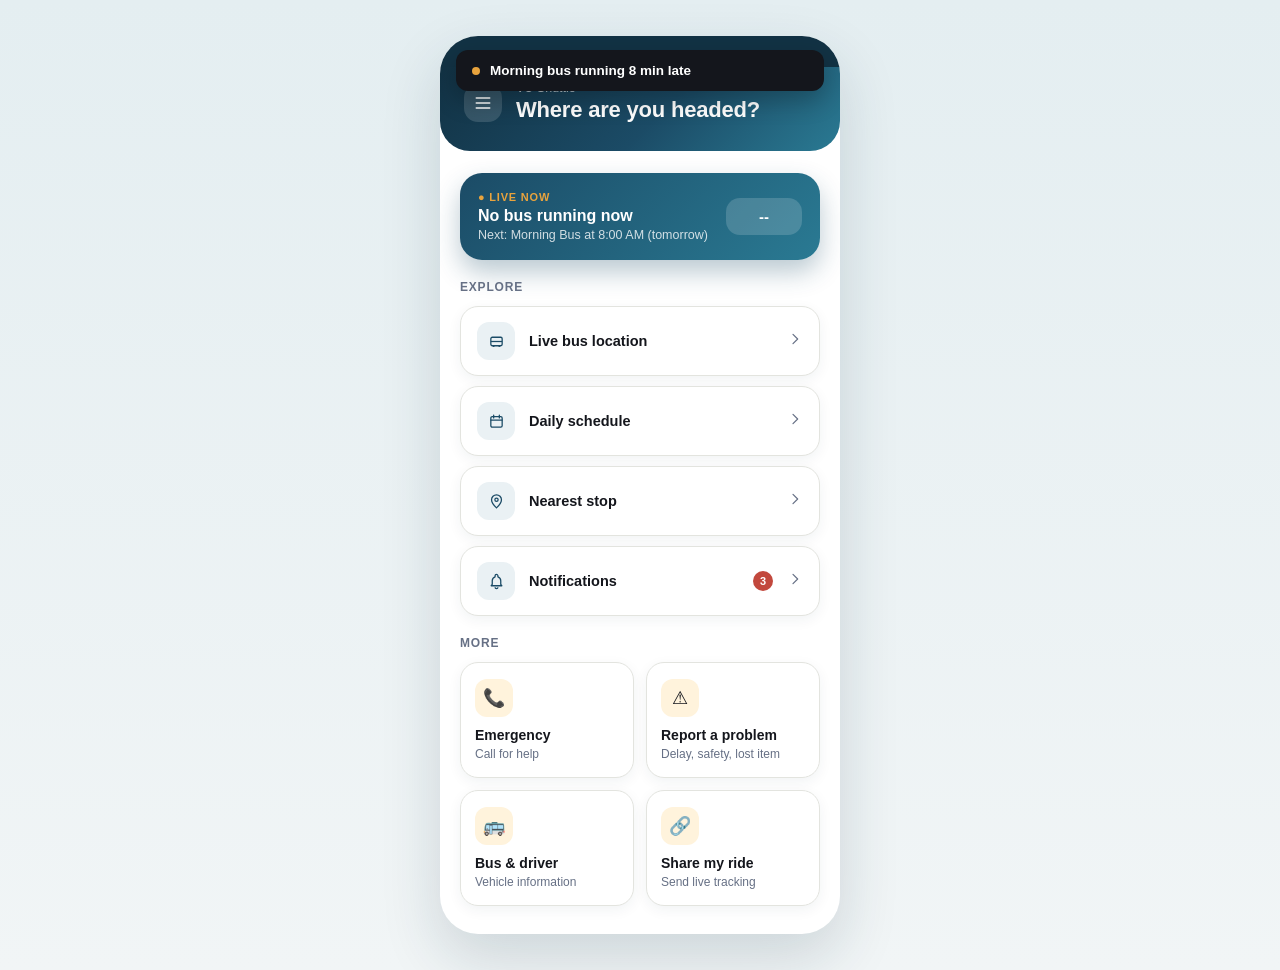
<file: UI/home.html>
<!DOCTYPE html>
<html lang="en">
<head>
<meta charset="UTF-8">
<meta name="viewport" content="width=device-width, initial-scale=1">
<title>VU Shuttle — Home</title>
<link rel="stylesheet" href="style.css">
</head>
<body>
<div class="phone stage">
  <div class="statusbar">
    <span id="clock">9:41</span>
    <span class="dots"><span class="dot"></span><span class="dot"></span><span class="dot"></span></span>
  </div>

  <div id="toast" class="toast">
    <span class="dot"></span>
    <span class="tmsg"></span>
  </div>

  <div class="topbar" style="align-items:center;">
    <button class="iconbtn" onclick="alert('Menu: Home · My rides · Settings')" aria-label="Menu">
      <svg width="20" height="20" viewBox="0 0 24 24" fill="none"><path d="M4 6h16M4 12h16M4 18h16" stroke="#fff" stroke-width="2" stroke-linecap="round"/></svg>
    </button>
    <div class="topbar-text">
      <p class="brand">VU Shuttle</p>
      <p class="page-title">Where are you headed?</p>
    </div>
  </div>

  <div class="content">
    <a class="live-card" href="loading.html">
      <div class="lc-main">
        <p class="lc-tag">&#9679; LIVE NOW</p>
        <p class="lc-title" id="live-title">Finding bus&hellip;</p>
        <p class="lc-sub" id="live-sub">&nbsp;</p>
      </div>
      <div class="lc-eta" id="live-eta">--</div>
    </a>

    <p class="sec-title">Explore</p>
    <div class="feature-list">
      <a class="feature-row" href="loading.html">
        <span class="ric"><svg width="17" height="17" viewBox="0 0 24 24" fill="none"><path d="M4 16V8a2 2 0 0 1 2-2h12a2 2 0 0 1 2 2v8a2 2 0 0 1-2 2H6a2 2 0 0 1-2-2Z" stroke="#1B4B66" stroke-width="1.8"/><path d="M4 12h16" stroke="#1B4B66" stroke-width="1.8"/><circle cx="8" cy="18.5" r="1.4" fill="#1B4B66"/><circle cx="16" cy="18.5" r="1.4" fill="#1B4B66"/></svg></span>
        <span class="rlabel">Live bus location</span>
        <span class="chev"><svg width="16" height="16" viewBox="0 0 24 24" fill="none"><path d="M9 5l7 7-7 7" stroke="#667085" stroke-width="1.8" stroke-linecap="round" stroke-linejoin="round"/></svg></span>
      </a>
      <a class="feature-row" href="schedule.html">
        <span class="ric"><svg width="17" height="17" viewBox="0 0 24 24" fill="none"><rect x="4" y="5" width="16" height="15" rx="2" stroke="#1B4B66" stroke-width="1.8"/><path d="M4 10h16M8 3v4M16 3v4" stroke="#1B4B66" stroke-width="1.8" stroke-linecap="round"/></svg></span>
        <span class="rlabel">Daily schedule</span>
        <span class="chev"><svg width="16" height="16" viewBox="0 0 24 24" fill="none"><path d="M9 5l7 7-7 7" stroke="#667085" stroke-width="1.8" stroke-linecap="round" stroke-linejoin="round"/></svg></span>
      </a>
      <a class="feature-row" href="nearest-stop.html">
        <span class="ric"><svg width="17" height="17" viewBox="0 0 24 24" fill="none"><path d="M12 21s7-6.5 7-11.5A7 7 0 0 0 5 9.5C5 14.5 12 21 12 21Z" stroke="#1B4B66" stroke-width="1.8"/><circle cx="12" cy="9.5" r="2.3" stroke="#1B4B66" stroke-width="1.8"/></svg></span>
        <span class="rlabel">Nearest stop</span>
        <span class="chev"><svg width="16" height="16" viewBox="0 0 24 24" fill="none"><path d="M9 5l7 7-7 7" stroke="#667085" stroke-width="1.8" stroke-linecap="round" stroke-linejoin="round"/></svg></span>
      </a>
      <a class="feature-row" href="notifications.html">
        <span class="ric"><svg width="17" height="17" viewBox="0 0 24 24" fill="none"><path d="M18 16v-5a6 6 0 0 0-4-5.66V4a2 2 0 0 0-4 0v1.34A6 6 0 0 0 6 11v5l-1.5 2h15L18 16Z" stroke="#1B4B66" stroke-width="1.8" stroke-linejoin="round"/><path d="M10 20a2 2 0 0 0 4 0" stroke="#1B4B66" stroke-width="1.8"/></svg></span>
        <span class="rlabel">Notifications</span>
        <span class="badge" id="notif-badge">0</span>
        <span class="chev"><svg width="16" height="16" viewBox="0 0 24 24" fill="none"><path d="M9 5l7 7-7 7" stroke="#667085" stroke-width="1.8" stroke-linecap="round" stroke-linejoin="round"/></svg></span>
      </a>
    </div>

    <p class="sec-title">More</p>
    <div class="tiles">
      <a class="tile" href="tel:112">
        <span class="tic2">&#128222;</span><b>Emergency</b><span class="ts">Call for help</span>
      </a>
      <button class="tile" onclick="alert('Report a problem: describe the issue and we will notify the transport desk.')">
        <span class="tic2">&#9888;</span><b>Report a problem</b><span class="ts">Delay, safety, lost item</span>
      </button>
      <button class="tile" onclick="alert('Bus details: Shuttle 1 · Driver contact shown here once assigned.')">
        <span class="tic2">&#128652;</span><b>Bus &amp; driver</b><span class="ts">Vehicle information</span>
      </button>
      <button class="tile" onclick="alert('Share my ride: a live-tracking link would be sent to your contact.')">
        <span class="tic2">&#128279;</span><b>Share my ride</b><span class="ts">Send live tracking</span>
      </button>
    </div>
  </div>
</div>
<script src="app.js"></script>
<script>
  initLiveClock('clock');
  initHomeLive();
  initHomeNotifs('toast','notif-badge');
</script>
</body>
</html>
</file>
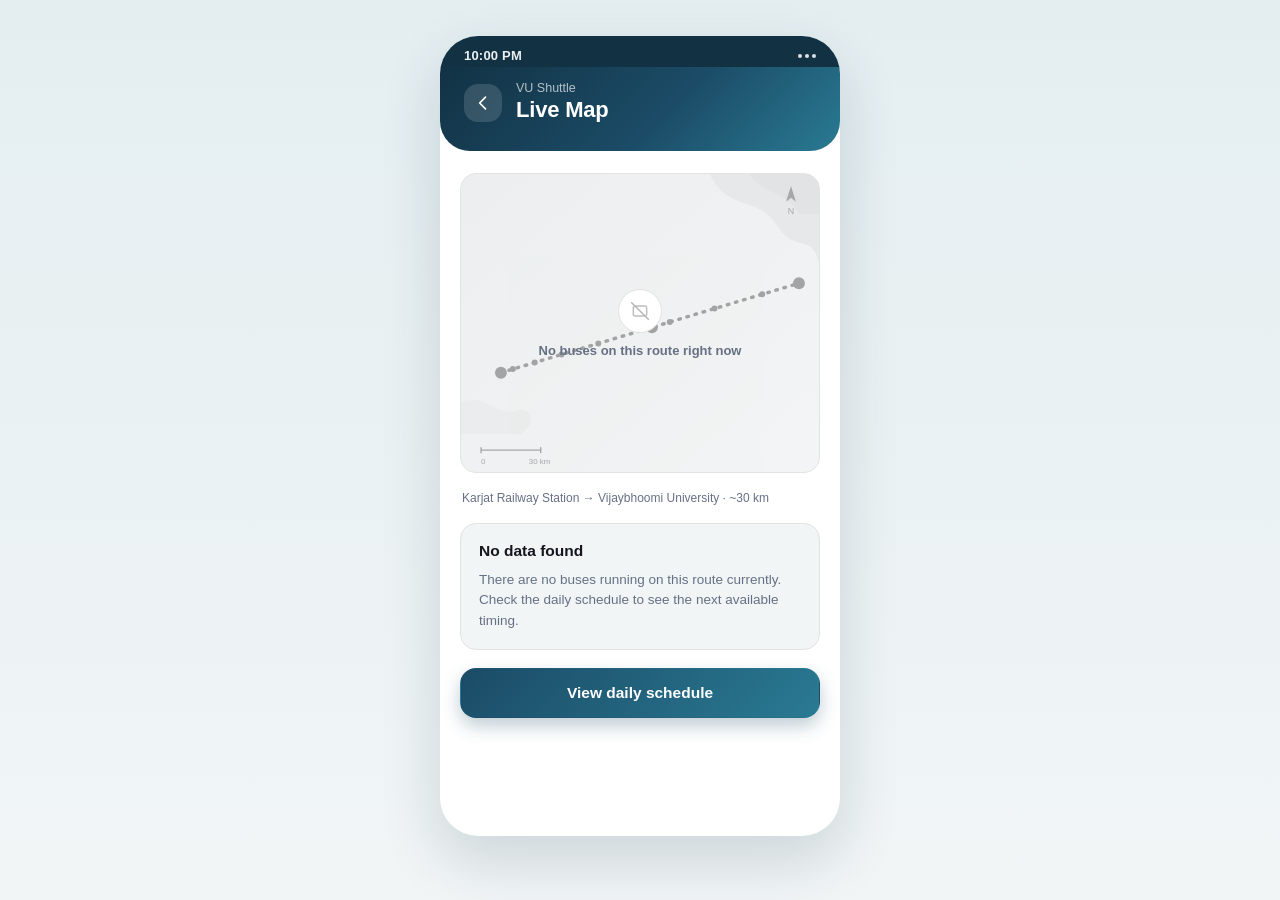
<file: UI/live-map-no-data.html>
<!DOCTYPE html>
<html lang="en">
<head>
<meta charset="UTF-8">
<meta name="viewport" content="width=device-width, initial-scale=1">
<title>VU Shuttle — Live Map</title>
<link rel="stylesheet" href="style.css">
</head>
<body>
<div class="phone">
  <div class="statusbar">
    <span id="clock">9:41</span>
    <span class="dots"><span class="dot"></span><span class="dot"></span><span class="dot"></span></span>
  </div>

  <div class="topbar" style="align-items:center;">
    <button class="iconbtn" onclick="window.location.href='home.html'" aria-label="Back to home">
      <svg width="20" height="20" viewBox="0 0 24 24" fill="none"><path d="M15 19l-7-7 7-7" stroke="#fff" stroke-width="2" stroke-linecap="round" stroke-linejoin="round"/></svg>
    </button>
    <div class="topbar-text">
      <p class="brand">VU Shuttle</p>
      <p class="page-title">Live Map</p>
    </div>
  </div>

  <div class="content">
    <div class="map-panel dim">
      <svg viewBox="0 0 360 300" width="100%" height="100%" xmlns="http://www.w3.org/2000/svg">
        <defs>
          <linearGradient id="terrain2" x1="0" y1="0" x2="1" y2="1">
            <stop offset="0%" stop-color="#E4E8DC"/>
            <stop offset="100%" stop-color="#F4F5F1"/>
          </linearGradient>
        </defs>
        <rect width="360" height="300" fill="url(#terrain2)"/>
        <path d="M250 0 C 270 40, 300 20, 320 55 C 335 78, 355 60, 360 90 L 360 0 Z" fill="#D7DCC6"/>
        <path d="M290 0 C 305 22, 325 15, 340 40 L 360 40 L 360 0 Z" fill="#CBD2B4"/>
        <path d="M0 230 C 25 220, 35 245, 55 238 C 70 233, 78 250, 60 262 L 0 262 Z" fill="#D7E4EA"/>

        <path d="M40,200 L52,196.4 L74,189.8 L101,181.7 L138,170.6 L192,154.4 L210,149 L255,135.5 L303,121.1 L340,110" fill="none" stroke="#1B4B66" stroke-width="3.5" stroke-dasharray="1.5 7" stroke-linecap="round"/>

        <circle cx="52" cy="196.4" r="3" fill="#1B4B66"/>
        <circle cx="74" cy="189.8" r="3" fill="#1B4B66"/>
        <circle cx="101" cy="181.7" r="3" fill="#1B4B66"/>
        <circle cx="138" cy="170.6" r="3" fill="#1B4B66"/>
        <circle cx="210" cy="149" r="3" fill="#1B4B66"/>
        <circle cx="255" cy="135.5" r="3" fill="#1B4B66"/>
        <circle cx="303" cy="121.1" r="3" fill="#1B4B66"/>

        <circle cx="40" cy="200" r="6" fill="#1B4B66"/>
        <circle cx="192" cy="154.4" r="6" fill="#1B4B66"/>
        <circle cx="340" cy="110" r="6" fill="#1B4B66"/>

        <g transform="translate(332,24)">
          <path d="M0 -12 L5 4 L0 0 L-5 4 Z" fill="#4A4C46"/>
          <text x="0" y="16" font-size="9" fill="#4A4C46" text-anchor="middle" font-family="sans-serif">N</text>
        </g>
        <g transform="translate(20,278)">
          <line x1="0" y1="0" x2="60" y2="0" stroke="#4A4C46" stroke-width="1.4"/>
          <line x1="0" y1="-3" x2="0" y2="3" stroke="#4A4C46" stroke-width="1.4"/>
          <line x1="60" y1="-3" x2="60" y2="3" stroke="#4A4C46" stroke-width="1.4"/>
          <text x="0" y="14" font-size="8" fill="#4A4C46" font-family="sans-serif">0</text>
          <text x="48" y="14" font-size="8" fill="#4A4C46" font-family="sans-serif">30 km</text>
        </g>
      </svg>
      <div class="overlay">
        <span class="oc-icon">
          <svg width="20" height="20" viewBox="0 0 24 24" fill="none"><path d="M4 16V8a2 2 0 0 1 2-2h12a2 2 0 0 1 2 2v8a2 2 0 0 1-2 2H6a2 2 0 0 1-2-2Z" stroke="#667085" stroke-width="1.8"/><path d="M2 2l20 20" stroke="#C2483D" stroke-width="1.8" stroke-linecap="round"/></svg>
        </span>
        <p>No buses on this route right now</p>
      </div>
    </div>
    <p style="font-size:12px; color:var(--slate); margin:0 2px;">Karjat Railway Station &rarr; Vijaybhoomi University &middot; ~30 km</p>

    <div class="notice-card">
      <h3>No data found</h3>
      <p>There are no buses running on this route currently. Check the daily schedule to see the next available timing.</p>
    </div>

    <a class="btn btn-primary" href="schedule.html">View daily schedule</a>
  </div>
</div>
<script src="app.js"></script>
<script>initLiveClock('clock');</script>
</body>
</html>
</file>
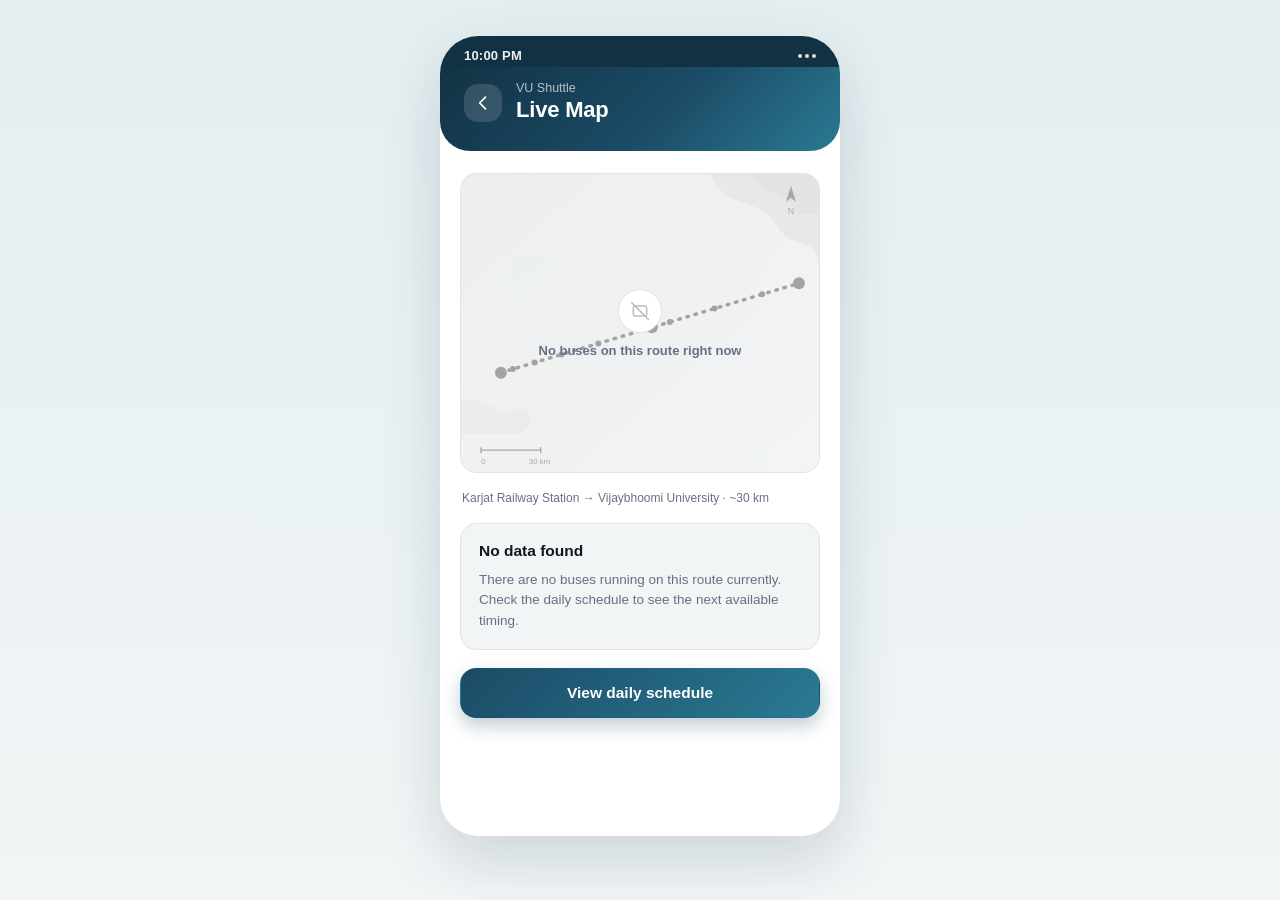
<file: UI/live-map.html>
<!DOCTYPE html>
<html lang="en">
<head>
<meta charset="UTF-8">
<meta name="viewport" content="width=device-width, initial-scale=1">
<title>VU Shuttle — Live Map</title>
<link rel="stylesheet" href="style.css">
</head>
<body>
<div class="phone">
  <div class="statusbar">
    <span id="clock">9:41</span>
    <span class="dots"><span class="dot"></span><span class="dot"></span><span class="dot"></span></span>
  </div>
  <div class="topbar" style="align-items:center;">
    <button class="iconbtn" onclick="window.location.href='home.html'" aria-label="Back to home">
      <svg width="20" height="20" viewBox="0 0 24 24" fill="none"><path d="M15 19l-7-7 7-7" stroke="#fff" stroke-width="2" stroke-linecap="round" stroke-linejoin="round"/></svg>
    </button>
    <div class="topbar-text">
      <p class="brand">VU Shuttle</p>
      <p class="page-title">Live Map</p>
    </div>
  </div>

  <div class="content">
    <div class="map-panel">
      <svg viewBox="0 0 360 300" width="100%" height="100%" xmlns="http://www.w3.org/2000/svg">
        <defs><linearGradient id="terrain" x1="0" y1="0" x2="1" y2="1"><stop offset="0%" stop-color="#E4E8DC"/><stop offset="100%" stop-color="#F4F5F1"/></linearGradient></defs>
        <rect width="360" height="300" fill="url(#terrain)"/>
        <path d="M250 0 C 270 40, 300 20, 320 55 C 335 78, 355 60, 360 90 L 360 0 Z" fill="#D7DCC6"/>
        <path d="M0 230 C 25 220, 35 245, 55 238 C 70 233, 78 250, 60 262 L 0 262 Z" fill="#D7E4EA"/>
        <path id="route" d="M40,200 L340,110" fill="none" stroke="#1B4B66" stroke-width="3.5" stroke-dasharray="1.5 7" stroke-linecap="round"/>
        <g id="stops"></g>
        <text x="40" y="220" font-size="9" fill="#4A4C46" text-anchor="middle" font-family="sans-serif">Karjat Station</text>
        <text x="332" y="98" font-size="9" fill="#4A4C46" text-anchor="end" font-family="sans-serif">VU Campus</text>
        <g transform="translate(332,24)"><path d="M0 -12 L5 4 L0 0 L-5 4 Z" fill="#4A4C46"/><text x="0" y="16" font-size="9" fill="#4A4C46" text-anchor="middle" font-family="sans-serif">N</text></g>
        <g transform="translate(20,278)">
          <line x1="0" y1="0" x2="100" y2="0" stroke="#4A4C46" stroke-width="1.4"/>
          <line x1="0" y1="-3" x2="0" y2="3" stroke="#4A4C46" stroke-width="1.4"/>
          <line x1="100" y1="-3" x2="100" y2="3" stroke="#4A4C46" stroke-width="1.4"/>
          <text x="0" y="14" font-size="8" fill="#4A4C46" font-family="sans-serif">0</text>
          <text x="86" y="14" font-size="8" fill="#4A4C46" font-family="sans-serif">10 km</text>
        </g>
        <g id="bus" transform="translate(40,200)">
          <circle r="12" fill="#E8A33D"/>
          <path d="M-5 -3.5h10a1.5 1.5 0 0 1 1.5 1.5v4a1.5 1.5 0 0 1-1.5 1.5h-10A1.5 1.5 0 0 1 -6.5 2v-4A1.5 1.5 0 0 1 -5 -3.5Z" fill="#241a03"/>
          <circle cx="-3" cy="3.6" r="1.1" fill="#241a03"/><circle cx="3" cy="3.6" r="1.1" fill="#241a03"/>
        </g>
      </svg>
    </div>
    <p id="dir" style="font-size:12px; color:var(--slate); margin:0 2px;"></p>

    <div class="eta-card">
      <div>
        <p class="label" id="eta-label">Next arrival</p>
        <p class="value" id="eta">--</p>
      </div>
      <div class="bus-badge">
        <svg width="22" height="22" viewBox="0 0 24 24" fill="none"><path d="M4 16V8a2 2 0 0 1 2-2h12a2 2 0 0 1 2 2v8a2 2 0 0 1-2 2H6a2 2 0 0 1-2-2Z" stroke="#fff" stroke-width="1.8"/><path d="M4 12h16" stroke="#fff" stroke-width="1.8"/><circle cx="8" cy="18.5" r="1.4" fill="#fff"/><circle cx="16" cy="18.5" r="1.4" fill="#fff"/></svg>
      </div>
    </div>

    <div class="notice-card">
      <h3 id="trip-name">Route</h3>
      <div class="rt-list" id="route-list"></div>
    </div>
  </div>
</div>
<script src="app.js"></script>
<script>initLiveClock('clock'); initLiveMap();</script>
</body>
</html>
</file>
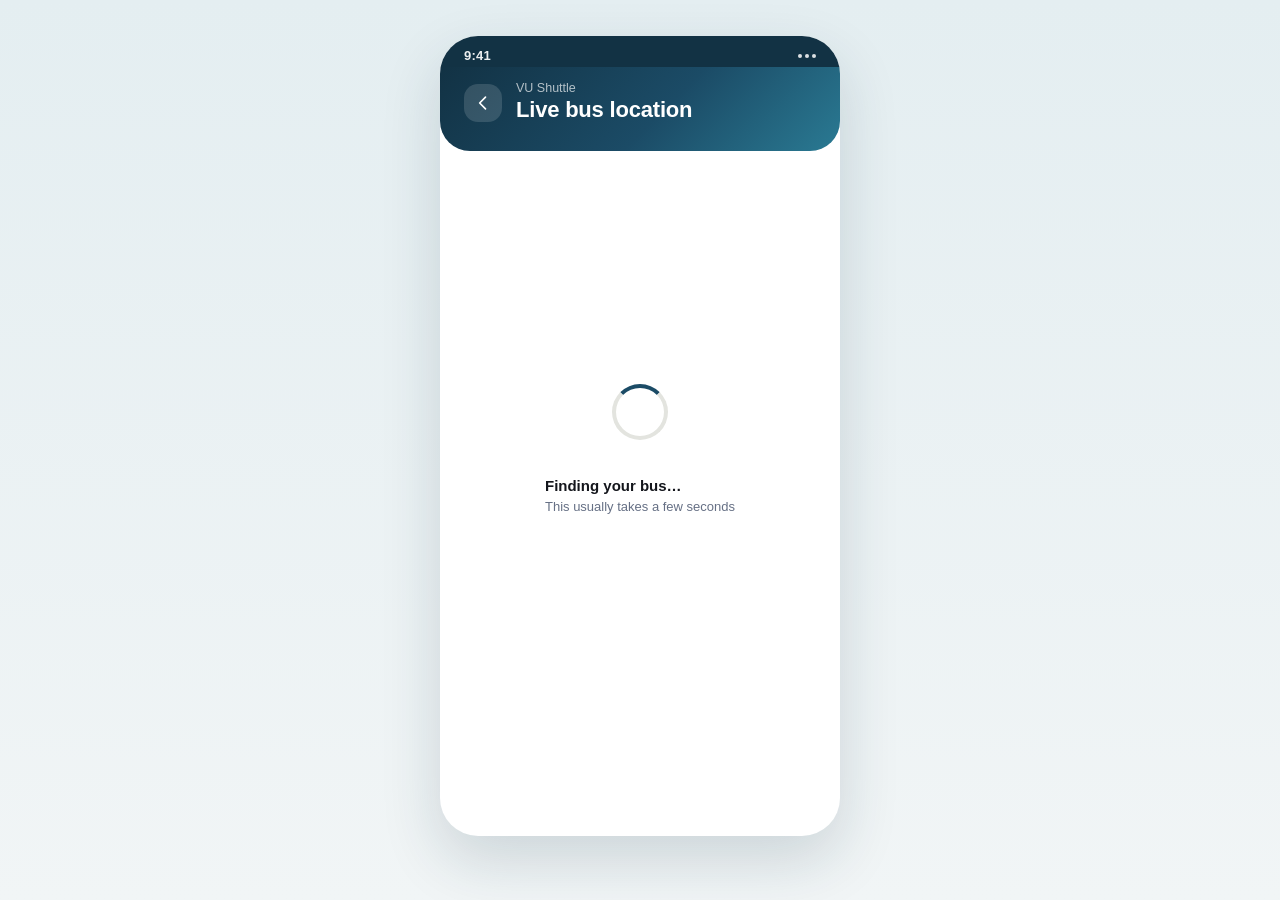
<file: UI/loading.html>
<!DOCTYPE html>
<html lang="en">
<head>
<meta charset="UTF-8">
<meta name="viewport" content="width=device-width, initial-scale=1">
<title>VU Shuttle — Finding your bus</title>
<link rel="stylesheet" href="style.css">
</head>
<body>
<div class="phone">
  <div class="statusbar">
    <span>9:41</span>
    <span class="dots"><span class="dot"></span><span class="dot"></span><span class="dot"></span></span>
  </div>

  <div class="topbar" style="align-items:center;">
    <button class="iconbtn" onclick="window.location.href='home.html'" aria-label="Back to home">
      <svg width="20" height="20" viewBox="0 0 24 24" fill="none"><path d="M15 19l-7-7 7-7" stroke="#fff" stroke-width="2" stroke-linecap="round" stroke-linejoin="round"/></svg>
    </button>
    <div class="topbar-text">
      <p class="brand">VU Shuttle</p>
      <p class="page-title">Live bus location</p>
    </div>
  </div>

  <div class="content" style="flex:1;">
    <div class="loading-wrap">
      <div class="spinner" aria-hidden="true"></div>
      <div>
        <p class="loading-text">Finding your bus&hellip;</p>
        <p class="loading-sub">This usually takes a few seconds</p>
      </div>
    </div>
    <p class="footer-note">&nbsp;</p>
  </div>
</div>
<script src="app.js"></script>
<script>initLoadingRedirect('live-map.html', 'live-map-no-data.html', 1800);</script>
</body>
</html>
</file>
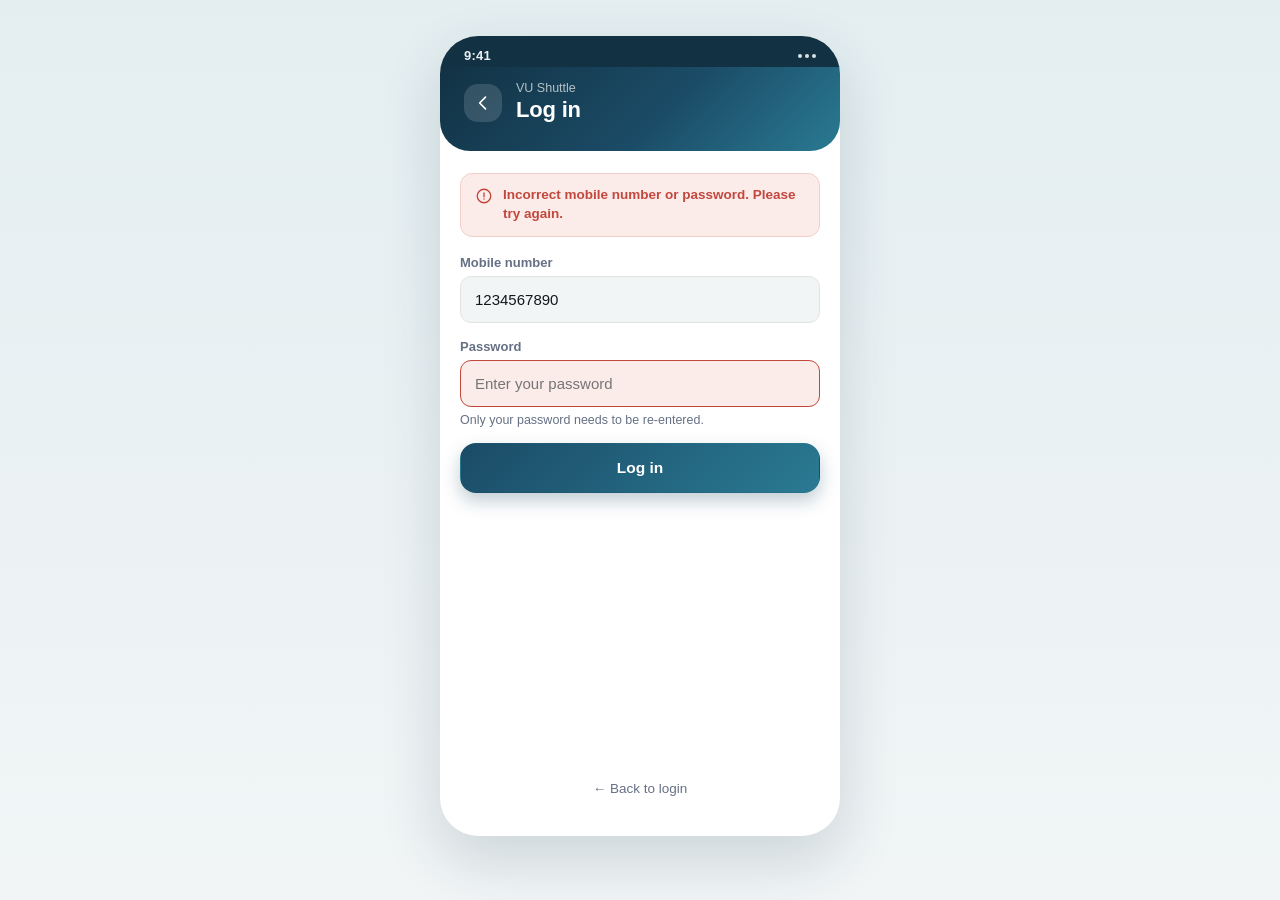
<file: UI/login-error.html>
<!DOCTYPE html>
<html lang="en">
<head>
<meta charset="UTF-8">
<meta name="viewport" content="width=device-width, initial-scale=1">
<title>VU Shuttle — Log in</title>
<link rel="stylesheet" href="style.css">
</head>
<body>
<div class="phone">
  <div class="statusbar">
    <span>9:41</span>
    <span class="dots"><span class="dot"></span><span class="dot"></span><span class="dot"></span></span>
  </div>

  <div class="topbar" style="align-items:center;">
    <button class="iconbtn" onclick="window.location.href='login.html'" aria-label="Back to login">
      <svg width="20" height="20" viewBox="0 0 24 24" fill="none"><path d="M15 19l-7-7 7-7" stroke="#fff" stroke-width="2" stroke-linecap="round" stroke-linejoin="round"/></svg>
    </button>
    <div class="topbar-text">
      <p class="brand">VU Shuttle</p>
      <p class="page-title">Log in</p>
    </div>
  </div>

  <div class="content">
    <div class="error-banner">
      <svg width="18" height="18" viewBox="0 0 24 24" fill="none" style="flex-shrink:0; margin-top:1px;"><circle cx="12" cy="12" r="9" stroke="#C2483D" stroke-width="1.8"/><path d="M12 8v5" stroke="#C2483D" stroke-width="1.8" stroke-linecap="round"/><circle cx="12" cy="16" r="1" fill="#C2483D"/></svg>
      <span>Incorrect mobile number or password. Please try again.</span>
    </div>

    <form class="content" style="padding:0; gap:16px;" onsubmit="event.preventDefault(); checkLogin('1234567890', document.getElementById('pass').value, '1234567890', 'vushuttle', 'home.html', 'login-error.html');">
      <div class="field">
        <label for="mobile">Mobile number</label>
        <input id="mobile" type="tel" value="1234567890" readonly>
      </div>
      <div class="field error">
        <label for="pass">Password</label>
        <input id="pass" type="password" placeholder="Enter your password" autofocus>
        <span class="field-note">Only your password needs to be re-entered.</span>
      </div>

      <button type="submit" class="btn btn-primary">Log in</button>
    </form>

    <p class="footer-note">
      <a class="link-quiet" href="login.html">&larr; Back to login</a>
    </p>
  </div>
</div>
<script src="app.js"></script>
</body>
</html>
</file>
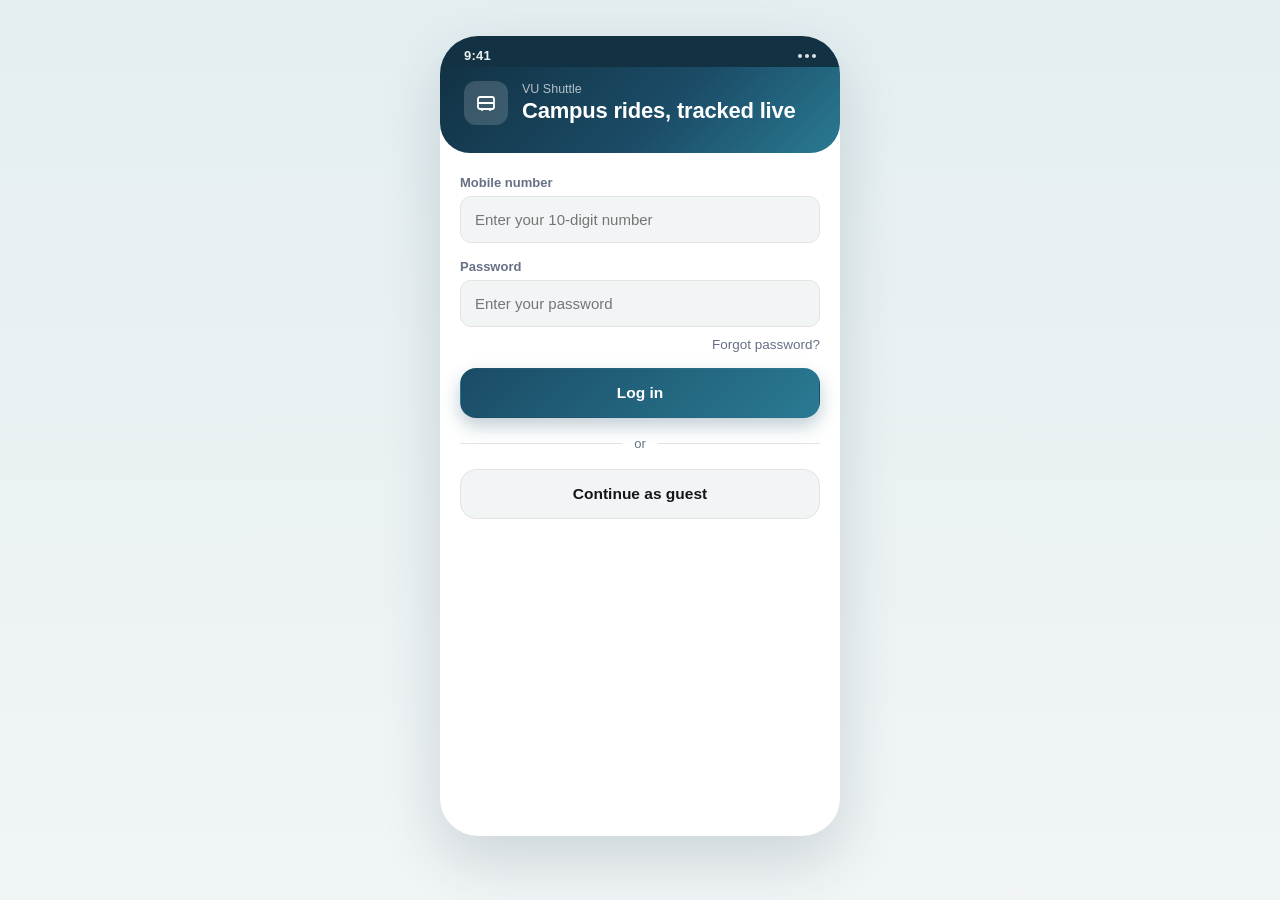
<file: UI/login.html>
<!DOCTYPE html>
<html lang="en">
<head>
<meta charset="UTF-8">
<meta name="viewport" content="width=device-width, initial-scale=1">
<title>VU Shuttle — Log in</title>
<link rel="stylesheet" href="style.css">
</head>
<body>
<div class="phone">
  <div class="statusbar">
    <span>9:41</span>
    <span class="dots"><span class="dot"></span><span class="dot"></span><span class="dot"></span></span>
  </div>

  <div class="topbar" style="align-items:center;">
    <div style="width:44px;height:44px;border-radius:12px;background:rgba(255,255,255,.16);display:flex;align-items:center;justify-content:center;flex-shrink:0;">
      <svg width="24" height="24" viewBox="0 0 24 24" fill="none"><path d="M4 16V8a2 2 0 0 1 2-2h12a2 2 0 0 1 2 2v8a2 2 0 0 1-2 2H6a2 2 0 0 1-2-2Z" stroke="#fff" stroke-width="1.8"/><path d="M4 12h16" stroke="#fff" stroke-width="1.8"/><circle cx="8" cy="18.5" r="1.4" fill="#fff"/><circle cx="16" cy="18.5" r="1.4" fill="#fff"/></svg>
    </div>
    <div class="topbar-text">
      <p class="brand">VU Shuttle</p>
      <p class="page-title">Campus rides, tracked live</p>
    </div>
  </div>

  <div class="content">
    <form class="content" style="padding:0; gap:16px;" onsubmit="event.preventDefault(); checkLogin(document.getElementById('mobile').value.trim(), document.getElementById('pass').value, '1234567890', 'vushuttle', 'home.html', 'login-error.html');">
      <div class="field">
        <label for="mobile">Mobile number</label>
        <input id="mobile" type="tel" inputmode="numeric" placeholder="Enter your 10-digit number">
      </div>
      <div class="field">
        <label for="pass">Password</label>
        <input id="pass" type="password" placeholder="Enter your password">
      </div>
      <div class="row-between" style="margin-top:-6px;">
        <span></span>
        <a class="link-quiet" href="#" onclick="alert('A reset link would be sent to your registered mobile number.'); return false;">Forgot password?</a>
      </div>

      <button type="submit" class="btn btn-primary">Log in</button>

      <div class="divider-row">or</div>

      <a class="btn btn-secondary" href="home.html">Continue as guest</a>
    </form>
  </div>
</div>
<script src="app.js"></script>
</body>
</html>
</file>
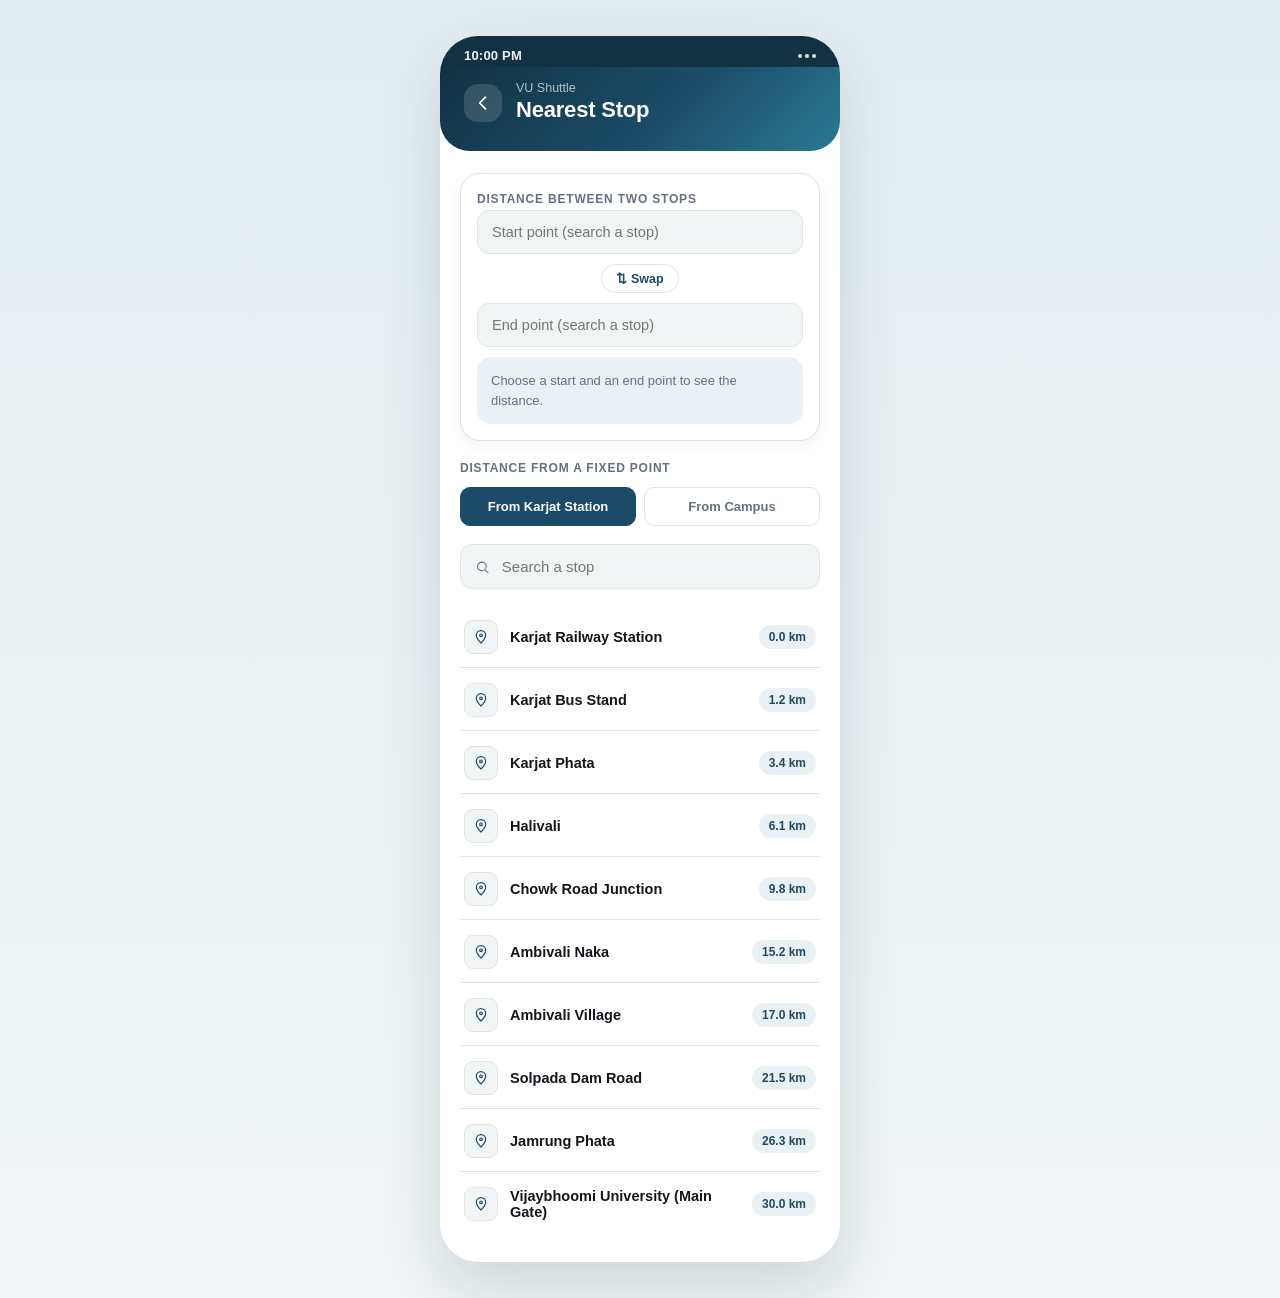
<file: UI/nearest-stop.html>
<!DOCTYPE html>
<html lang="en">
<head>
<meta charset="UTF-8">
<meta name="viewport" content="width=device-width, initial-scale=1">
<title>VU Shuttle — Nearest Stop</title>
<link rel="stylesheet" href="style.css">
</head>
<body>
<div class="phone">
  <div class="statusbar">
    <span id="clock">9:41</span>
    <span class="dots"><span class="dot"></span><span class="dot"></span><span class="dot"></span></span>
  </div>

  <div class="topbar" style="align-items:center;">
    <button class="iconbtn" onclick="window.location.href='home.html'" aria-label="Back to home">
      <svg width="20" height="20" viewBox="0 0 24 24" fill="none"><path d="M15 19l-7-7 7-7" stroke="#fff" stroke-width="2" stroke-linecap="round" stroke-linejoin="round"/></svg>
    </button>
    <div class="topbar-text">
      <p class="brand">VU Shuttle</p>
      <p class="page-title">Nearest Stop</p>
    </div>
  </div>

  <div class="content">
    <div class="planner">
      <p class="sec-title">Distance between two stops</p>
      <input class="pl-input" id="pl-from" list="stop-names" placeholder="Start point (search a stop)">
      <button class="pl-swap" onclick="swapPlanner('pl-from','pl-to')" aria-label="Swap start and end">&#8645; Swap</button>
      <input class="pl-input" id="pl-to" list="stop-names" placeholder="End point (search a stop)">
      <div class="pl-result" id="pl-result">Choose a start and an end point to see the distance.</div>
    </div>
    <datalist id="stop-names"></datalist>
    <p class="sec-title">Distance from a fixed point</p>
    <div class="toggle-group">
      <button class="toggle-btn active" data-ref="karjat">From Karjat Station</button>
      <button class="toggle-btn" data-ref="campus">From Campus</button>
    </div>

    <div class="search-wrap">
      <svg width="16" height="16" viewBox="0 0 24 24" fill="none"><circle cx="11" cy="11" r="7" stroke="#667085" stroke-width="1.8"/><path d="M21 21l-4-4" stroke="#667085" stroke-width="1.8" stroke-linecap="round"/></svg>
      <input id="stop-search" type="text" placeholder="Search a stop">
    </div>

    <div class="stop-list">
      <div class="stop-item" data-name="Karjat Railway Station" data-distance="0">
        <span class="pinwrap"><svg width="16" height="16" viewBox="0 0 24 24" fill="none"><path d="M12 21s7-6.5 7-11.5A7 7 0 0 0 5 9.5C5 14.5 12 21 12 21Z" stroke="#1B4B66" stroke-width="1.8"/><circle cx="12" cy="9.5" r="2" stroke="#1B4B66" stroke-width="1.8"/></svg></span>
        <div class="sinfo"><p class="sname">Karjat Railway Station</p></div>
        <span class="dist"></span>
      </div>
      <div class="stop-item" data-name="Karjat Bus Stand" data-distance="1.2">
        <span class="pinwrap"><svg width="16" height="16" viewBox="0 0 24 24" fill="none"><path d="M12 21s7-6.5 7-11.5A7 7 0 0 0 5 9.5C5 14.5 12 21 12 21Z" stroke="#1B4B66" stroke-width="1.8"/><circle cx="12" cy="9.5" r="2" stroke="#1B4B66" stroke-width="1.8"/></svg></span>
        <div class="sinfo"><p class="sname">Karjat Bus Stand</p></div>
        <span class="dist"></span>
      </div>
      <div class="stop-item" data-name="Karjat Phata" data-distance="3.4">
        <span class="pinwrap"><svg width="16" height="16" viewBox="0 0 24 24" fill="none"><path d="M12 21s7-6.5 7-11.5A7 7 0 0 0 5 9.5C5 14.5 12 21 12 21Z" stroke="#1B4B66" stroke-width="1.8"/><circle cx="12" cy="9.5" r="2" stroke="#1B4B66" stroke-width="1.8"/></svg></span>
        <div class="sinfo"><p class="sname">Karjat Phata</p></div>
        <span class="dist"></span>
      </div>
      <div class="stop-item" data-name="Halivali" data-distance="6.1">
        <span class="pinwrap"><svg width="16" height="16" viewBox="0 0 24 24" fill="none"><path d="M12 21s7-6.5 7-11.5A7 7 0 0 0 5 9.5C5 14.5 12 21 12 21Z" stroke="#1B4B66" stroke-width="1.8"/><circle cx="12" cy="9.5" r="2" stroke="#1B4B66" stroke-width="1.8"/></svg></span>
        <div class="sinfo"><p class="sname">Halivali</p></div>
        <span class="dist"></span>
      </div>
      <div class="stop-item" data-name="Chowk Road Junction" data-distance="9.8">
        <span class="pinwrap"><svg width="16" height="16" viewBox="0 0 24 24" fill="none"><path d="M12 21s7-6.5 7-11.5A7 7 0 0 0 5 9.5C5 14.5 12 21 12 21Z" stroke="#1B4B66" stroke-width="1.8"/><circle cx="12" cy="9.5" r="2" stroke="#1B4B66" stroke-width="1.8"/></svg></span>
        <div class="sinfo"><p class="sname">Chowk Road Junction</p></div>
        <span class="dist"></span>
      </div>
      <div class="stop-item" data-name="Ambivali Naka" data-distance="15.2">
        <span class="pinwrap"><svg width="16" height="16" viewBox="0 0 24 24" fill="none"><path d="M12 21s7-6.5 7-11.5A7 7 0 0 0 5 9.5C5 14.5 12 21 12 21Z" stroke="#1B4B66" stroke-width="1.8"/><circle cx="12" cy="9.5" r="2" stroke="#1B4B66" stroke-width="1.8"/></svg></span>
        <div class="sinfo"><p class="sname">Ambivali Naka</p></div>
        <span class="dist"></span>
      </div>
      <div class="stop-item" data-name="Ambivali Village" data-distance="17.0">
        <span class="pinwrap"><svg width="16" height="16" viewBox="0 0 24 24" fill="none"><path d="M12 21s7-6.5 7-11.5A7 7 0 0 0 5 9.5C5 14.5 12 21 12 21Z" stroke="#1B4B66" stroke-width="1.8"/><circle cx="12" cy="9.5" r="2" stroke="#1B4B66" stroke-width="1.8"/></svg></span>
        <div class="sinfo"><p class="sname">Ambivali Village</p></div>
        <span class="dist"></span>
      </div>
      <div class="stop-item" data-name="Solpada Dam Road" data-distance="21.5">
        <span class="pinwrap"><svg width="16" height="16" viewBox="0 0 24 24" fill="none"><path d="M12 21s7-6.5 7-11.5A7 7 0 0 0 5 9.5C5 14.5 12 21 12 21Z" stroke="#1B4B66" stroke-width="1.8"/><circle cx="12" cy="9.5" r="2" stroke="#1B4B66" stroke-width="1.8"/></svg></span>
        <div class="sinfo"><p class="sname">Solpada Dam Road</p></div>
        <span class="dist"></span>
      </div>
      <div class="stop-item" data-name="Jamrung Phata" data-distance="26.3">
        <span class="pinwrap"><svg width="16" height="16" viewBox="0 0 24 24" fill="none"><path d="M12 21s7-6.5 7-11.5A7 7 0 0 0 5 9.5C5 14.5 12 21 12 21Z" stroke="#1B4B66" stroke-width="1.8"/><circle cx="12" cy="9.5" r="2" stroke="#1B4B66" stroke-width="1.8"/></svg></span>
        <div class="sinfo"><p class="sname">Jamrung Phata</p></div>
        <span class="dist"></span>
      </div>
      <div class="stop-item" data-name="Vijaybhoomi University (Main Gate)" data-distance="30.0">
        <span class="pinwrap"><svg width="16" height="16" viewBox="0 0 24 24" fill="none"><path d="M12 21s7-6.5 7-11.5A7 7 0 0 0 5 9.5C5 14.5 12 21 12 21Z" stroke="#1B4B66" stroke-width="1.8"/><circle cx="12" cy="9.5" r="2" stroke="#1B4B66" stroke-width="1.8"/></svg></span>
        <div class="sinfo"><p class="sname">Vijaybhoomi University (Main Gate)</p></div>
        <span class="dist"></span>
      </div>
    </div>

    <p class="empty-hint" id="empty-hint">No stops match your search.</p>
  </div>
</div>
<script src="app.js"></script>
<script>
  initLiveClock('clock');
  initNearestStopToggle('.toggle-btn', '.stop-list', 30);
  initRoutePlanner('pl-from','pl-to','pl-result');
  initStopSearch('stop-search', '.stop-item', 'empty-hint');
</script>
</body>
</html>
</file>
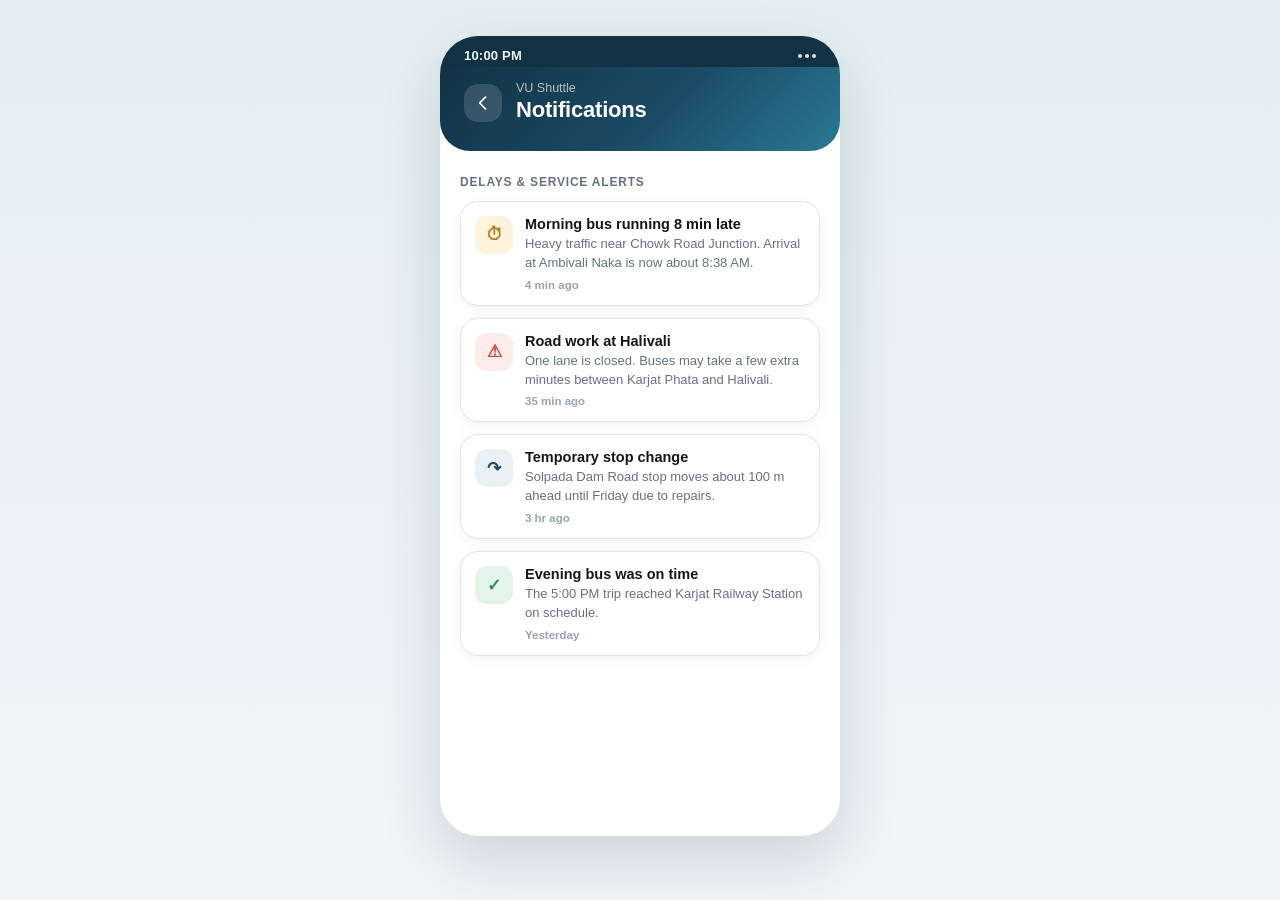
<file: UI/notifications.html>
<!DOCTYPE html>
<html lang="en">
<head>
<meta charset="UTF-8">
<meta name="viewport" content="width=device-width, initial-scale=1">
<title>VU Shuttle — Notifications</title>
<link rel="stylesheet" href="style.css">
</head>
<body>
<div class="phone">
  <div class="statusbar">
    <span id="clock">9:41</span>
    <span class="dots"><span class="dot"></span><span class="dot"></span><span class="dot"></span></span>
  </div>
  <div class="topbar" style="align-items:center;">
    <button class="iconbtn" onclick="window.location.href='home.html'" aria-label="Back to home">
      <svg width="20" height="20" viewBox="0 0 24 24" fill="none"><path d="M15 19l-7-7 7-7" stroke="#fff" stroke-width="2" stroke-linecap="round" stroke-linejoin="round"/></svg>
    </button>
    <div class="topbar-text">
      <p class="brand">VU Shuttle</p>
      <p class="page-title">Notifications</p>
    </div>
  </div>
  <div class="content">
    <p class="sec-title">Delays &amp; service alerts</p>
    <div id="notif-list" style="display:flex;flex-direction:column;gap:12px;"></div>
  </div>
</div>
<script src="app.js"></script>
<script>initLiveClock('clock'); renderNotifications('notif-list');</script>
</body>
</html>
</file>
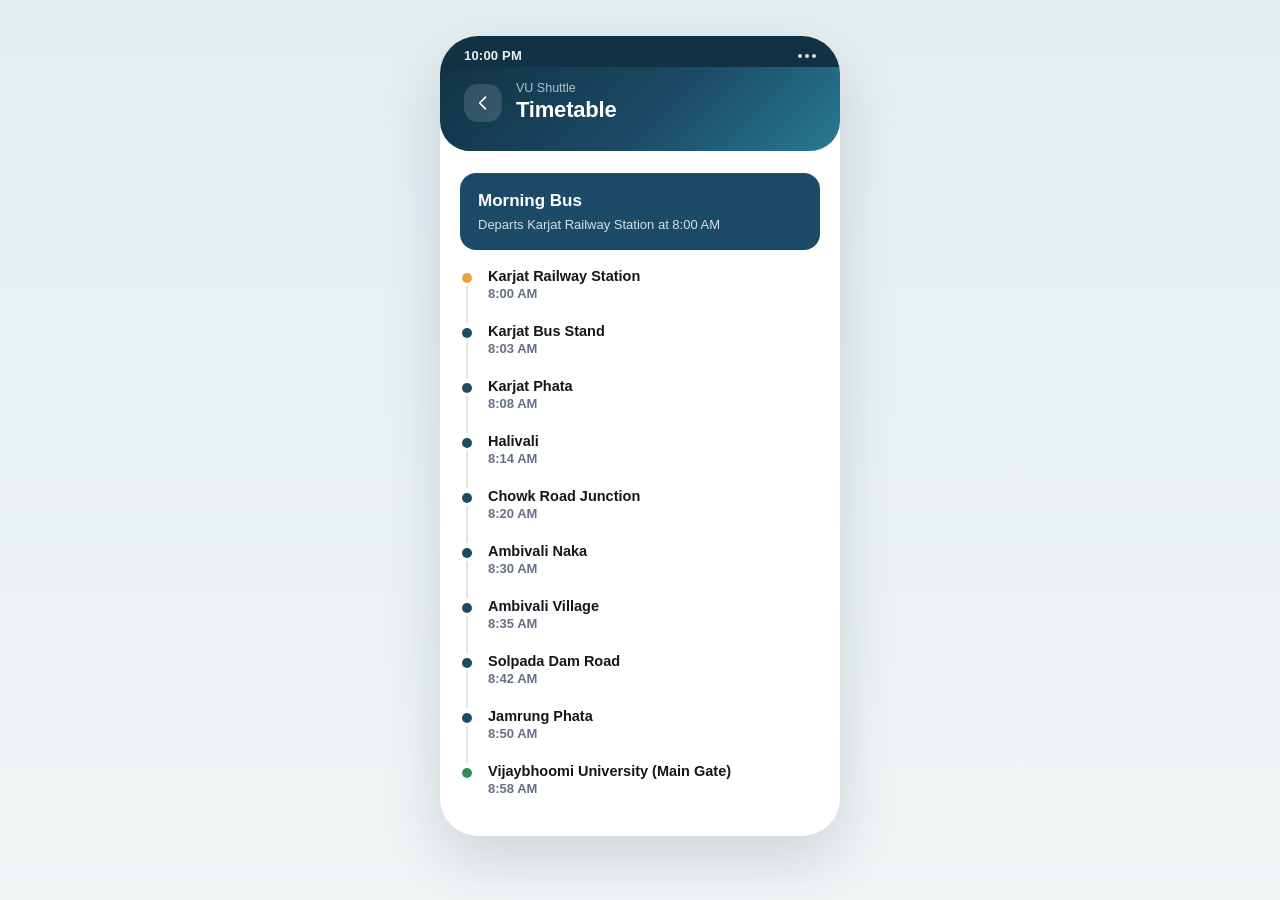
<file: UI/schedule-timetable.html>
<!DOCTYPE html>
<html lang="en">
<head>
<meta charset="UTF-8">
<meta name="viewport" content="width=device-width, initial-scale=1">
<title>VU Shuttle — Timetable</title>
<link rel="stylesheet" href="style.css">
</head>
<body>
<div class="phone">
  <div class="statusbar">
    <span id="clock">9:41</span>
    <span class="dots"><span class="dot"></span><span class="dot"></span><span class="dot"></span></span>
  </div>

  <div class="topbar" style="align-items:center;">
    <button class="iconbtn" onclick="window.location.href='schedule.html'" aria-label="Back to schedule">
      <svg width="20" height="20" viewBox="0 0 24 24" fill="none"><path d="M15 19l-7-7 7-7" stroke="#fff" stroke-width="2" stroke-linecap="round" stroke-linejoin="round"/></svg>
    </button>
    <div class="topbar-text">
      <p class="brand">VU Shuttle</p>
      <p class="page-title">Timetable</p>
    </div>
  </div>

  <div class="content">
    <div class="trip-header">
      <h2 id="trip-title">Morning Bus</h2>
      <p id="trip-sub">Departs Karjat Railway Station at 8:00 AM</p>
    </div>

    <div class="timeline" id="timeline"></div>
  </div>
</div>
<script src="app.js"></script>
<script>
  initLiveClock('clock');
  renderTimetable('timeline', 'trip-title', 'trip-sub');
</script>
</body>
</html>
</file>
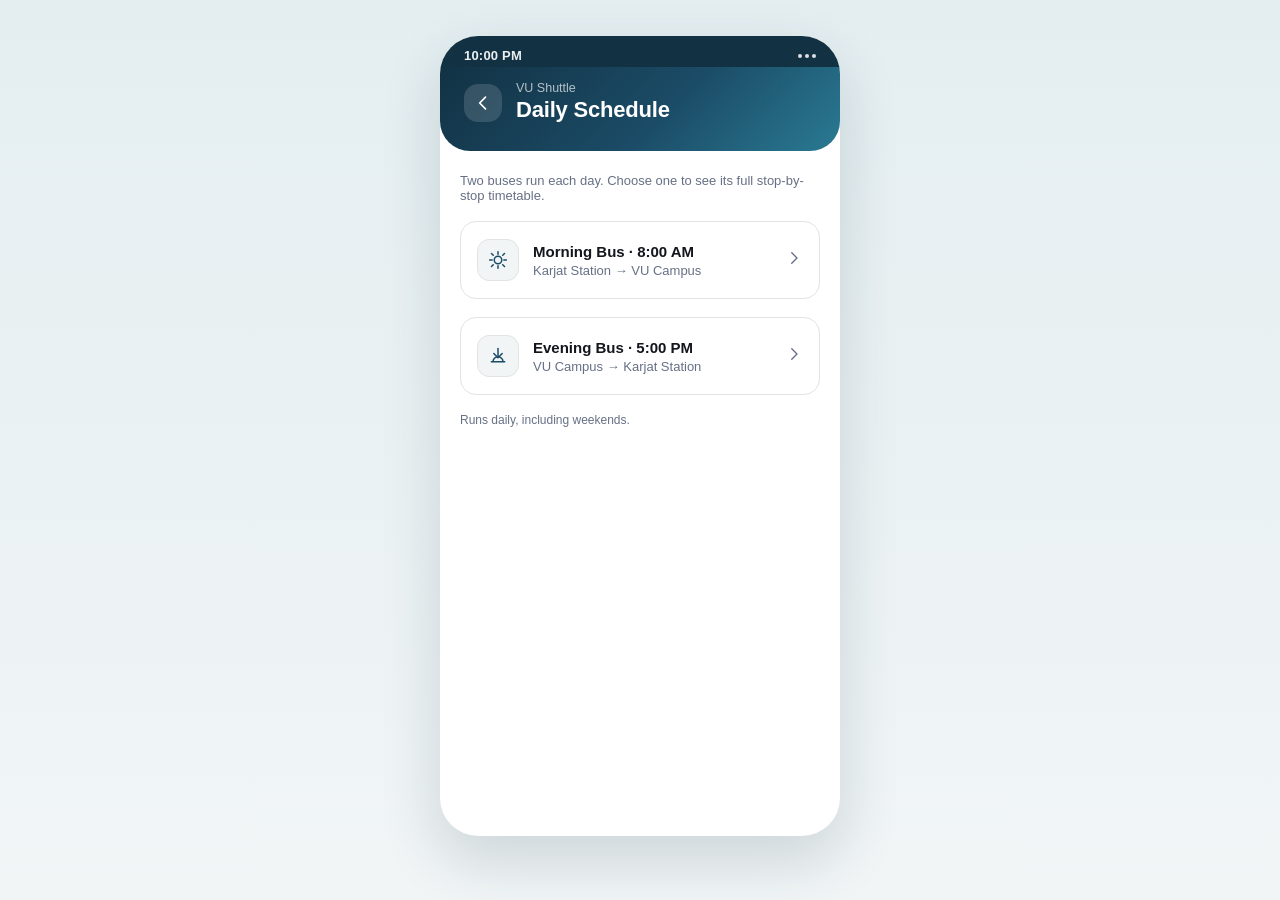
<file: UI/schedule.html>
<!DOCTYPE html>
<html lang="en">
<head>
<meta charset="UTF-8">
<meta name="viewport" content="width=device-width, initial-scale=1">
<title>VU Shuttle — Daily Schedule</title>
<link rel="stylesheet" href="style.css">
</head>
<body>
<div class="phone">
  <div class="statusbar">
    <span id="clock">9:41</span>
    <span class="dots"><span class="dot"></span><span class="dot"></span><span class="dot"></span></span>
  </div>

  <div class="topbar" style="align-items:center;">
    <button class="iconbtn" onclick="window.location.href='home.html'" aria-label="Back to home">
      <svg width="20" height="20" viewBox="0 0 24 24" fill="none"><path d="M15 19l-7-7 7-7" stroke="#fff" stroke-width="2" stroke-linecap="round" stroke-linejoin="round"/></svg>
    </button>
    <div class="topbar-text">
      <p class="brand">VU Shuttle</p>
      <p class="page-title">Daily Schedule</p>
    </div>
  </div>

  <div class="content">
    <p style="font-size:13px; color:var(--slate); margin:0;">Two buses run each day. Choose one to see its full stop-by-stop timetable.</p>

    <a class="trip-option" href="schedule-timetable.html?trip=morning">
      <span class="tic">
        <svg width="20" height="20" viewBox="0 0 24 24" fill="none"><circle cx="12" cy="12" r="4.5" stroke="#1B4B66" stroke-width="1.8"/><path d="M12 2v3M12 19v3M4.2 4.2l2.1 2.1M17.7 17.7l2.1 2.1M2 12h3M19 12h3M4.2 19.8l2.1-2.1M17.7 6.3l2.1-2.1" stroke="#1B4B66" stroke-width="1.8" stroke-linecap="round"/></svg>
      </span>
      <div class="ttext">
        <p class="ttitle">Morning Bus &middot; 8:00 AM</p>
        <p class="tsub">Karjat Station &rarr; VU Campus</p>
      </div>
      <span class="tchev"><svg width="18" height="18" viewBox="0 0 24 24" fill="none"><path d="M9 5l7 7-7 7" stroke="#667085" stroke-width="1.8" stroke-linecap="round" stroke-linejoin="round"/></svg></span>
    </a>

    <a class="trip-option" href="schedule-timetable.html?trip=evening">
      <span class="tic">
        <svg width="20" height="20" viewBox="0 0 24 24" fill="none"><path d="M12 3v9" stroke="#1B4B66" stroke-width="1.8" stroke-linecap="round"/><path d="M7 9l5 5 5-5" stroke="#1B4B66" stroke-width="1.8" stroke-linecap="round" stroke-linejoin="round"/><path d="M4 19h16M6 19a6 6 0 0 1 12 0" stroke="#1B4B66" stroke-width="1.8" stroke-linecap="round"/></svg>
      </span>
      <div class="ttext">
        <p class="ttitle">Evening Bus &middot; 5:00 PM</p>
        <p class="tsub">VU Campus &rarr; Karjat Station</p>
      </div>
      <span class="tchev"><svg width="18" height="18" viewBox="0 0 24 24" fill="none"><path d="M9 5l7 7-7 7" stroke="#667085" stroke-width="1.8" stroke-linecap="round" stroke-linejoin="round"/></svg></span>
    </a>

    <p style="font-size:12px; color:var(--slate); margin:0;">Runs daily, including weekends.</p>
  </div>
</div>
<script src="app.js"></script>
<script>initLiveClock('clock');</script>
</body>
</html>
</file>
<file: style.css>
/* ============================================
   Tracking the Campus Shuttle — Midterm Case Study
   Design: paper + transit-route theme
   ============================================ */

@import url('https://fonts.googleapis.com/css2?family=Fraunces:opsz,wght@9..144,400;9..144,500;9..144,600;9..144,700&family=IBM+Plex+Sans:wght@400;500;600;700&family=IBM+Plex+Mono:wght@400;500;600&display=swap');

:root {
  --bg: #F5F4EF;
  --card: #FFFFFF;
  --ink: #1B1F2A;
  --muted: #5B6472;
  --line: #DBD7CC;
  --route: #2456A6;
  --route-soft: #E7EEF8;
  --stop: #E2952F;
  --stop-soft: #FBEEDA;

  --font-display: 'Fraunces', Georgia, serif;
  --font-body: 'IBM Plex Sans', -apple-system, sans-serif;
  --font-mono: 'IBM Plex Mono', 'Courier New', monospace;

  --max-width: 880px;
}

* {
  box-sizing: border-box;
}

html {
  scroll-behavior: smooth;
}

body {
  margin: 0;
  background: var(--bg);
  color: var(--ink);
  font-family: var(--font-body);
  font-size: 17px;
  line-height: 1.6;
  -webkit-font-smoothing: antialiased;
}

img {
  max-width: 100%;
  display: block;
}

a {
  color: var(--route);
}

a:focus-visible,
button:focus-visible {
  outline: 3px solid var(--stop);
  outline-offset: 2px;
}

/* ============================================
   Layout shell
   ============================================ */

.wrap {
  max-width: var(--max-width);
  margin: 0 auto;
  padding: 0 24px;
}

/* ============================================
   Hero
   ============================================ */

.hero {
  padding: 36px 24px 16px;
  border-bottom: 1px solid var(--line);
}

.hero-inner {
  max-width: var(--max-width);
  margin: 0 auto;
}

.eyebrow {
  display: inline-flex;
  align-items: center;
  gap: 8px;
  font-family: var(--font-mono);
  font-size: 16px;
  letter-spacing: 0.12em;
  text-transform: uppercase;
  color: var(--route);
  margin: 0 0 20px;
}

.eyebrow::before {
  content: "";
  width: 8px;
  height: 8px;
  border-radius: 50%;
  background: var(--stop);
  flex-shrink: 0;
}

.hero h1 {
  font-family: var(--font-display);
  font-weight: 600;
  font-size: clamp(2.4rem, 5vw, 3.6rem);
  line-height: 1.08;
  margin: 0 0 20px;
  letter-spacing: -0.01em;
}

.hero .subtitle {
  font-size: 1.15rem;
  color: var(--muted);
  max-width: 60ch;
  margin: 0 0 32px;
}

.hero .meta {
  display: none;
}

.hero .meta strong {
  color: var(--ink);
  font-weight: 600;
}

/* ============================================
   Route line (signature element)
   ============================================ */

main {
  position: relative;
}

/* overlay to visually cap the dashed route line so all lines end uniformly */
main::after {
  content: "";
  position: absolute;
  left: 0;
  right: 0;
  bottom: 0;
  height: 40px;
  background: var(--bg);
  pointer-events: none;
  z-index: 1000;
}

.phase {
  padding: 32px 24px 72px;
  position: relative;
}

.phase + .phase {
  border-top: 1px solid var(--line);
}

.phase-inner {
  max-width: var(--max-width);
  margin: 0 auto;
  position: relative;
  padding-left: 40px;
}

.phase-inner::before {
  content: "";
  position: absolute;
  left: 5px;
  top: 6px;
  bottom: 0;
  width: 2px;
  background: repeating-linear-gradient(
    to bottom,
    var(--route) 0,
    var(--route) 6px,
    transparent 6px,
    transparent 12px
  );
  z-index: 0;
}

.phase-head {
  position: relative;
  margin-bottom: 40px;
}

.phase-head::before {
  content: "";
  position: absolute;
  left: -40px;
  top: 4px;
  width: 12px;
  height: 12px;
  border-radius: 50%;
  background: var(--route);
  border: 3px solid var(--bg);
  box-shadow: 0 0 0 2px var(--route);
}

.phase-eyebrow {
  font-family: var(--font-mono);
  font-size: 13px;
  letter-spacing: 0.1em;
  text-transform: uppercase;
  color: var(--route);
  margin: 0 0 8px;
}

.phase-head h2 {
  font-family: var(--font-display);
  font-weight: 600;
  font-size: clamp(1.7rem, 3.5vw, 2.2rem);
  margin: 0 0 12px;
}

.phase-desc {
  color: var(--muted);
  max-width: 65ch;
  margin: 0;
}

/* ============================================
   Steps / stops
   ============================================ */

.step {
  position: relative;
  margin-bottom: 32px;
}

.step::before {
  content: "";
  position: absolute;
  left: -40px;
  top: 6px;
  width: 10px;
  height: 10px;
  border-radius: 50%;
  background: var(--bg);
  border: 2px solid var(--route);
}

.step-label {
  font-family: var(--font-mono);
  font-size: 12px;
  letter-spacing: 0.08em;
  text-transform: uppercase;
  color: var(--stop);
  font-weight: 600;
  margin: 0 0 6px;
}

.step h3 {
  font-family: var(--font-display);
  font-weight: 600;
  font-size: 1.4rem;
  margin: 0 0 16px;
}

.card {
  background: var(--card);
  border: 1px solid var(--line);
  border-radius: 10px;
  padding: 28px 32px;
}

.card + .card {
  margin-top: 16px;
}

.field {
  margin-bottom: 18px;
}

.field:last-child {
  margin-bottom: 0;
}

.field-label {
  font-family: var(--font-mono);
  font-size: 12px;
  letter-spacing: 0.06em;
  text-transform: uppercase;
  color: var(--muted);
  margin: 0 0 8px;
}

.field ul {
  margin: 0;
  padding-left: 20px;
}

.field li {
  margin-bottom: 6px;
}

.field li:last-child {
  margin-bottom: 0;
}

.field p {
  margin: 0;
}

blockquote.quote {
  margin: 0;
  padding: 16px 20px;
  border-left: 3px solid var(--stop);
  background: var(--stop-soft);
  border-radius: 0 8px 8px 0;
  font-family: var(--font-display);
  font-style: italic;
  font-size: 1.05rem;
  color: var(--ink);
}

/* ============================================
   Meta rows (Location / Time for observation log)
   ============================================ */

.meta-row {
  display: flex;
  gap: 32px;
  flex-wrap: wrap;
  margin-bottom: 18px;
  font-family: var(--font-mono);
  font-size: 14px;
}

.meta-row span {
  color: var(--muted);
}

.meta-row strong {
  color: var(--ink);
  font-weight: 600;
}

/* ============================================
   Interview notes (numbered quotes)
   ============================================ */

.interview-list {
  list-style: none;
  margin: 0;
  padding: 0;
  counter-reset: interview;
}

.interview-list li {
  counter-increment: interview;
  position: relative;
  padding-left: 36px;
  margin-bottom: 16px;
  font-style: italic;
}

.interview-list li:last-child {
  margin-bottom: 0;
}

.interview-list li::before {
  content: counter(interview);
  position: absolute;
  left: 0;
  top: 0;
  width: 24px;
  height: 24px;
  border-radius: 50%;
  background: var(--route-soft);
  color: var(--route);
  font-family: var(--font-mono);
  font-style: normal;
  font-weight: 600;
  font-size: 12px;
  display: flex;
  align-items: center;
  justify-content: center;
}

/* ============================================
   Two-column field grid (for Persona facts)
   ============================================ */

.field-grid {
  display: grid;
  grid-template-columns: 1fr 1fr;
  gap: 24px;
}

@media (max-width: 640px) {
  .field-grid {
    grid-template-columns: 1fr;
  }
}

/* ============================================
   Map images (Empathy Map, Journey Map)
   ============================================ */

.map-image {
  width: 100%;
  border: 1px solid var(--line);
  border-radius: 8px;
  background: var(--card);
}

.map-caption {
  font-family: var(--font-mono);
  font-size: 13px;
  color: var(--muted);
  margin: 12px 0 0;
  text-align: center;
}

/* ============================================
   Pain Point (highlighted callout)
   ============================================ */

.pain-point {
  background: var(--route-soft);
  border: 1px solid var(--route);
  border-radius: 10px;
  padding: 28px 32px;
  font-family: var(--font-display);
  font-size: 1.15rem;
  line-height: 1.5;
  color: var(--ink);
}

/* ============================================
   User Stories
   ============================================ */

.story-list {
  list-style: none;
  margin: 0;
  padding: 0;
  display: flex;
  flex-direction: column;
  gap: 12px;
}

.story-list li {
  background: var(--card);
  border: 1px solid var(--line);
  border-left: 3px solid var(--stop);
  border-radius: 0 8px 8px 0;
  padding: 16px 20px;
}

.story-list .as-a {
  color: var(--muted);
  font-family: var(--font-mono);
  font-size: 12px;
  text-transform: uppercase;
  letter-spacing: 0.06em;
  display: block;
  margin-bottom: 6px;
}

/* ============================================
   Phase 2 — Feature List
   ============================================ */

.feature-grid {
  display: grid;
  grid-template-columns: 1fr 1fr;
  gap: 16px;
}

@media (max-width: 640px) {
  .feature-grid {
    grid-template-columns: 1fr;
  }
}

.feature-card {
  background: var(--card);
  border: 1px solid var(--line);
  border-radius: 10px;
  padding: 20px 22px;
}

.feature-card h4 {
  font-family: var(--font-mono);
  font-size: 12px;
  text-transform: uppercase;
  letter-spacing: 0.06em;
  color: var(--route);
  margin: 0 0 12px;
  padding-bottom: 10px;
  border-bottom: 1px dashed var(--line);
}

.feature-card ol {
  margin: 0;
  padding-left: 20px;
}

.feature-card li {
  margin-bottom: 8px;
}

.feature-card li:last-child {
  margin-bottom: 0;
}

/* ============================================
   Native disclosure (no JS) for raw data dumps
   ============================================ */

details.raw-data {
  margin-top: 20px;
  border: 1px solid var(--line);
  border-radius: 8px;
  background: var(--card);
  padding: 4px 20px;
}

details.raw-data summary {
  cursor: pointer;
  font-family: var(--font-mono);
  font-size: 13px;
  text-transform: uppercase;
  letter-spacing: 0.06em;
  color: var(--route);
  padding: 16px 0;
  font-weight: 600;
}

details.raw-data[open] summary {
  border-bottom: 1px dashed var(--line);
  margin-bottom: 16px;
}

.participant-block {
  margin-bottom: 24px;
  padding-bottom: 20px;
  border-bottom: 1px solid var(--line);
}

.participant-block:last-child {
  border-bottom: none;
  margin-bottom: 16px;
}

.participant-block h5 {
  font-family: var(--font-mono);
  font-size: 13px;
  color: var(--stop);
  margin: 0 0 10px;
}

.participant-block .cat-name {
  font-weight: 600;
  font-size: 0.95rem;
  margin: 10px 0 4px;
}

.participant-block ul {
  margin: 0 0 4px;
  padding-left: 20px;
  font-size: 0.95rem;
}

/* ============================================
   Card Sort — Patterns
   ============================================ */

.pattern-list {
  display: flex;
  flex-direction: column;
  gap: 14px;
  margin-bottom: 8px;
}

.pattern-item {
  background: var(--card);
  border: 1px solid var(--line);
  border-radius: 10px;
  padding: 20px 24px;
}

.pattern-item h4 {
  font-family: var(--font-display);
  font-size: 1.05rem;
  font-weight: 600;
  margin: 0 0 8px;
}

.pattern-item p {
  margin: 0;
  color: var(--muted);
}

.badge {
  display: inline-block;
  font-family: var(--font-mono);
  font-size: 11px;
  text-transform: uppercase;
  letter-spacing: 0.04em;
  padding: 3px 10px;
  border-radius: 20px;
  margin-right: 10px;
  font-weight: 600;
}

.badge-strong {
  background: var(--route-soft);
  color: var(--route);
}

.badge-split {
  background: var(--stop-soft);
  color: var(--stop);
}

.takeaway {
  margin-top: 20px;
  padding: 18px 22px;
  background: var(--route-soft);
  border-radius: 8px;
  font-size: 0.98rem;
}

.takeaway strong {
  display: block;
  font-family: var(--font-mono);
  font-size: 11px;
  text-transform: uppercase;
  letter-spacing: 0.06em;
  color: var(--route);
  margin-bottom: 6px;
}

/* ============================================
   IA Tree
   ============================================ */

.ia-tree {
  display: grid;
  grid-template-columns: repeat(2, 1fr);
  gap: 16px;
}

@media (max-width: 640px) {
  .ia-tree {
    grid-template-columns: 1fr;
  }
}

.ia-branch {
  background: var(--card);
  border: 1px solid var(--line);
  border-radius: 10px;
  overflow: hidden;
}

.ia-branch-head {
  background: var(--route);
  color: #fff;
  font-family: var(--font-mono);
  font-size: 13px;
  font-weight: 600;
  letter-spacing: 0.03em;
  padding: 12px 18px;
}

.ia-branch ul {
  list-style: none;
  margin: 0;
  padding: 8px 0;
}

.ia-branch li {
  padding: 10px 18px;
  font-size: 0.95rem;
  position: relative;
  padding-left: 34px;
}

.ia-branch li::before {
  content: "→";
  position: absolute;
  left: 16px;
  color: var(--stop);
  font-weight: 600;
}

.ia-branch li + li {
  border-top: 1px dashed var(--line);
}

/* ============================================
   Tree Test — results table
   ============================================ */

.data-table {
  width: 100%;
  border-collapse: collapse;
  font-size: 0.92rem;
  margin-bottom: 4px;
}

.data-table th,
.data-table td {
  text-align: left;
  padding: 12px 14px;
  border-bottom: 1px solid var(--line);
}

.data-table thead th {
  font-family: var(--font-mono);
  font-size: 11px;
  text-transform: uppercase;
  letter-spacing: 0.05em;
  color: var(--muted);
  border-bottom: 2px solid var(--ink);
}

.data-table td.result-pass {
  color: var(--route);
  font-family: var(--font-mono);
  font-weight: 600;
}

.data-table td.result-fail {
  color: var(--stop);
  font-family: var(--font-mono);
  font-weight: 600;
}

/* ============================================
   Raw tree test transcripts
   ============================================ */

.transcript {
  font-size: 0.92rem;
  margin: 0 0 4px;
  padding-left: 20px;
}

.transcript li {
  margin-bottom: 6px;
}

/* ============================================
   IA branch — changed item highlight (for V2)
   ============================================ */

.ia-branch li.changed {
  background: var(--stop-soft);
}

.ia-branch li.changed::after {
  content: "updated";
  position: absolute;
  right: 16px;
  font-family: var(--font-mono);
  font-size: 10px;
  text-transform: uppercase;
  letter-spacing: 0.04em;
  color: var(--stop);
  font-weight: 600;
}

/* ============================================
   Phase 3 — MoSCoW
   ============================================ */

.moscow-grid {
  display: grid;
  grid-template-columns: repeat(2, 1fr);
  gap: 16px;
}

@media (max-width: 640px) {
  .moscow-grid {
    grid-template-columns: 1fr;
  }
}

.moscow-card {
  border: 1px solid var(--line);
  border-radius: 10px;
  overflow: hidden;
  background: var(--card);
}

.moscow-head {
  padding: 12px 18px;
  font-family: var(--font-mono);
  font-size: 13px;
  font-weight: 600;
  letter-spacing: 0.03em;
  color: #fff;
}

.moscow-must .moscow-head   { background: var(--route); }
.moscow-should .moscow-head { background: #5B7FBF; }
.moscow-could .moscow-head  { background: var(--stop); }
.moscow-wont .moscow-head   { background: var(--muted); }

.moscow-card ul {
  list-style: none;
  margin: 0;
  padding: 14px 18px;
}

.moscow-card li {
  padding: 8px 0;
  font-size: 0.92rem;
}

.moscow-card li + li {
  border-top: 1px dashed var(--line);
}

/* ============================================
   DFV Matrix
   ============================================ */

.dfv-table td.total {
  font-family: var(--font-mono);
  font-weight: 600;
  color: var(--route);
}

.dfv-table tr.winner td {
  background: var(--route-soft);
}

/* ============================================
   Footer
   ============================================ */

footer {
  padding: 56px 24px 72px;
  text-align: center;
  border-top: 1px solid var(--line);
}

footer p {
  color: var(--muted);
  font-size: 0.95rem;
  margin: 0 0 12px;
}

footer a {
  font-family: var(--font-mono);
  font-size: 0.95rem;
  font-weight: 600;
}
</file>
<file: UI/style.css>
/* VU Shuttle — shared styles */

:root{
  --ink:#14161C;
  --paper:#F4F5F1;
  --surface:#FFFFFF;
  --transit:#1B4B66;
  --transit-dark:#123244;
  --amber:#E8A33D;
  --slate:#667085;
  --line:#E3E4DF;
  --danger:#C2483D;
  --danger-bg:#FBEBE9;
  --success:#2F8F5B;
  --radius:16px;
  --shadow:0 16px 40px rgba(18,20,28,0.10);
}

*{box-sizing:border-box;}

html,body{
  margin:0;
  padding:0;
  background:var(--paper);
  color:var(--ink);
  font-family:-apple-system,BlinkMacSystemFont,"Segoe UI",Roboto,Helvetica,Arial,sans-serif;
  -webkit-font-smoothing:antialiased;
}

body{
  min-height:100vh;
  display:flex;
  justify-content:center;
  align-items:flex-start;
  padding:36px 16px;
}

a{color:inherit;}

button{font-family:inherit;}

*:focus-visible{
  outline:2px solid var(--amber);
  outline-offset:2px;
}

.phone{
  width:400px;
  max-width:100%;
  background:var(--surface);
  border-radius:32px;
  box-shadow:var(--shadow);
  border:1px solid var(--line);
  overflow:hidden;
  display:flex;
  flex-direction:column;
  min-height:800px;
}

.statusbar{
  background:var(--transit-dark);
  color:rgba(255,255,255,.92);
  font-size:13px;
  font-weight:600;
  display:flex;
  justify-content:space-between;
  align-items:center;
  padding:12px 24px 4px;
  letter-spacing:.2px;
}

.statusbar .dots{display:flex; gap:3px; align-items:center;}
.statusbar .dot{width:4px;height:4px;border-radius:50%;background:rgba(255,255,255,.85);}

.topbar{
  background:var(--transit);
  color:#fff;
  padding:16px 24px 22px;
  display:flex;
  align-items:flex-start;
  gap:14px;
}

.topbar .iconbtn{
  background:rgba(255,255,255,.14);
  border:none;
  border-radius:12px;
  width:38px;
  height:38px;
  min-width:38px;
  display:flex;
  align-items:center;
  justify-content:center;
  cursor:pointer;
  color:#fff;
  padding:0;
  margin-top:2px;
}
.topbar .iconbtn:active{background:rgba(255,255,255,.26);}

.topbar-text .brand{
  font-size:12.5px;
  color:rgba(255,255,255,.68);
  margin:0 0 2px;
  font-weight:500;
}
.topbar-text .page-title{
  font-size:21px;
  font-weight:700;
  margin:0;
  letter-spacing:-.2px;
}
.topbar-text .page-sub{
  font-size:13px;
  color:rgba(255,255,255,.72);
  margin:4px 0 0;
}

.content{
  padding:24px 22px 30px;
  flex:1;
  display:flex;
  flex-direction:column;
  gap:18px;
}

/* Buttons */
.btn{
  display:flex;
  align-items:center;
  justify-content:center;
  gap:8px;
  width:100%;
  padding:15px 18px;
  border-radius:13px;
  font-size:15.5px;
  font-weight:600;
  border:1px solid transparent;
  cursor:pointer;
  text-decoration:none;
}
.btn-primary{background:var(--transit); color:#fff;}
.btn-primary:active{background:var(--transit-dark);}
.btn-secondary{background:var(--paper); color:var(--ink); border-color:var(--line);}
.btn-secondary:active{background:#ECEDE8;}
.btn-amber{background:var(--amber); color:#241a03;}

.link-quiet{
  display:inline-block;
  font-size:13.5px;
  color:var(--slate);
  text-decoration:none;
  text-align:center;
}
.link-quiet:hover{color:var(--ink);}

.divider-row{
  display:flex;
  align-items:center;
  gap:12px;
  color:var(--slate);
  font-size:13px;
  margin:2px 0;
}
.divider-row::before,.divider-row::after{
  content:"";
  flex:1;
  height:1px;
  background:var(--line);
}

/* Form fields */
.field{display:flex; flex-direction:column; gap:6px;}
.field label{font-size:13px; font-weight:600; color:var(--slate);}
.field input{
  border:1px solid var(--line);
  background:var(--paper);
  border-radius:11px;
  padding:14px 14px;
  font-size:15px;
  color:var(--ink);
  width:100%;
}
.field input:focus{outline:none; border-color:var(--transit); background:#fff;}
.field.error input{border-color:var(--danger); background:var(--danger-bg);}
.field .field-note{font-size:12.5px; color:var(--slate);}

.error-banner{
  display:flex;
  gap:10px;
  align-items:flex-start;
  background:var(--danger-bg);
  border:1px solid #F1CFC9;
  color:var(--danger);
  border-radius:12px;
  padding:12px 14px;
  font-size:13.5px;
  font-weight:600;
  line-height:1.4;
}

.row-between{display:flex; justify-content:space-between; align-items:center;}

/* Home */
.greeting{margin:0;}
.greeting .hello{font-size:20px; font-weight:700; margin:0;}
.greeting .sub{font-size:13.5px; color:var(--slate); margin:4px 0 0;}


.grid2{
  display:flex;
  flex-wrap:wrap;
  gap:14px;
}

.feature-list{
  display:flex;
  flex-direction:column;
  border:1px solid var(--line);
  border-radius:16px;
  overflow:hidden;
  background:#fff;
}
.feature-row{
  display:flex;
  align-items:center;
  gap:14px;
  padding:15px 16px;
  border-bottom:1px solid var(--line);
  border-left:0; border-right:0; border-top:0;
  text-decoration:none;
  color:var(--ink);
  background:none;
  width:100%;
  text-align:left;
  font-family:inherit;
  cursor:pointer;
}
.feature-row:last-child{border-bottom:none;}
.feature-row:active{background:var(--paper);}
.feature-row .ric{
  width:34px;height:34px;border-radius:9px;
  background:var(--paper); border:1px solid var(--line);
  display:flex; align-items:center; justify-content:center;
  flex-shrink:0;
}
.feature-row .rlabel{flex:1; font-size:14.5px; font-weight:700;}
.feature-row .chev{color:var(--slate); flex-shrink:0;}


/* Loading */
.loading-wrap{
  flex:1;
  display:flex;
  flex-direction:column;
  align-items:center;
  justify-content:center;
  gap:22px;
  padding:40px 0 60px;
}
.spinner{
  width:56px; height:56px;
  border-radius:50%;
  border:4px solid var(--line);
  border-top-color:var(--transit);
  animation:spin 0.9s linear infinite;
}
@media (prefers-reduced-motion: reduce){
  .spinner{animation-duration:2.4s;}
}
@keyframes spin{to{transform:rotate(360deg);}}
.loading-text{font-size:15px; font-weight:600; color:var(--ink);}
.loading-sub{font-size:13px; color:var(--slate); margin-top:-10px;}

/* Map */
.map-panel{
  position:relative;
  background:var(--paper);
  border:1px solid var(--line);
  border-radius:16px;
  overflow:hidden;
  height:300px;
}
.map-panel.dim svg{filter:grayscale(1); opacity:.45;}
.map-panel .overlay{
  position:absolute; top:0; left:0; right:0; bottom:0;
  display:flex; align-items:center; justify-content:center;
  flex-direction:column; gap:10px;
  text-align:center;
  padding:0 30px;
}
.overlay .oc-icon{
  width:44px;height:44px;border-radius:50%;
  background:#fff;border:1px solid var(--line);
  display:flex;align-items:center;justify-content:center;
}
.overlay p{margin:0; font-size:13px; font-weight:600; color:var(--slate);}

.eta-card{
  background:var(--transit);
  color:#fff;
  border-radius:16px;
  padding:18px 18px;
  display:flex;
  align-items:center;
  justify-content:space-between;
}
.eta-card .label{font-size:12.5px; color:rgba(255,255,255,.75); margin:0 0 4px;}
.eta-card .value{font-size:24px; font-weight:800; margin:0;}
.eta-card .bus-badge{
  width:44px;height:44px;border-radius:12px;
  background:rgba(255,255,255,.16);
  display:flex; align-items:center; justify-content:center;
}

.notice-card{
  background:var(--paper);
  border:1px solid var(--line);
  border-radius:16px;
  padding:18px;
  display:flex;
  flex-direction:column;
  gap:10px;
}
.notice-card h3{margin:0; font-size:15.5px;}
.notice-card p{margin:0; font-size:13.5px; color:var(--slate); line-height:1.5;}

/* Schedule — trip picker */
.trip-option{
  display:flex;
  align-items:center;
  gap:14px;
  padding:17px 16px;
  border:1px solid var(--line);
  border-radius:16px;
  background:#fff;
  text-decoration:none;
  color:var(--ink);
}
.trip-option:active{background:var(--paper);}
.trip-option .tic{
  width:42px;height:42px;border-radius:12px;
  background:var(--paper); border:1px solid var(--line);
  display:flex; align-items:center; justify-content:center;
  flex-shrink:0;
}
.trip-option .ttext{flex:1;}
.trip-option .ttitle{font-size:15px; font-weight:800; margin:0 0 3px;}
.trip-option .tsub{font-size:13px; color:var(--slate); margin:0;}
.trip-option .tchev{color:var(--slate); flex-shrink:0;}

/* Schedule — timetable detail */
.trip-header{
  background:var(--transit);
  color:#fff;
  border-radius:16px;
  padding:18px;
}
.trip-header h2{margin:0 0 6px; font-size:17px;}
.trip-header p{margin:0; font-size:13px; color:rgba(255,255,255,.82);}

.timeline{display:flex; flex-direction:column;}
.timeline-item{display:flex; gap:14px;}
.tl-marker{display:flex; flex-direction:column; align-items:center; width:14px;}
.tl-dot{width:10px; height:10px; border-radius:50%; background:var(--transit); flex-shrink:0; margin-top:5px;}
.tl-dot.start{background:var(--amber);}
.tl-dot.end{background:var(--success);}
.tl-line{flex:1; width:2px; background:var(--line); margin-top:3px;}
.tl-content{padding-bottom:22px; flex:1;}
.timeline-item.last .tl-content{padding-bottom:0;}
.tl-name{margin:0 0 2px; font-size:14.5px; font-weight:700;}
.tl-time{margin:0; font-size:13px; color:var(--slate); font-weight:600;}


/* Nearest stop */
.toggle-group{display:flex; gap:8px;}
.toggle-btn{
  flex:1;
  padding:11px 10px;
  border-radius:10px;
  border:1px solid var(--line);
  background:#fff;
  font-size:13px;
  font-weight:700;
  color:var(--slate);
  cursor:pointer;
  font-family:inherit;
}
.toggle-btn.active{background:var(--transit); color:#fff; border-color:var(--transit);}

.search-wrap{
  display:flex;
  align-items:center;
  gap:10px;
  background:var(--paper);
  border:1px solid var(--line);
  border-radius:12px;
  padding:12px 14px;
}
.search-wrap input{
  border:none; background:transparent; outline:none;
  font-size:15px; width:100%; color:var(--ink);
}
.stop-list{display:flex; flex-direction:column; gap:2px;}
.stop-item{
  display:flex;
  align-items:center;
  gap:12px;
  padding:13px 4px;
  border-bottom:1px solid var(--line);
}
.stop-item:last-child{border-bottom:none;}
.stop-item .pinwrap{
  width:34px;height:34px;border-radius:9px;
  background:var(--paper); border:1px solid var(--line);
  display:flex; align-items:center; justify-content:center;
  flex-shrink:0;
}
.stop-item .sinfo{flex:1;}
.stop-item .sinfo .sname{font-size:14.5px; font-weight:700; margin:0;}
.stop-item .dist{
  font-size:12px; font-weight:700; color:var(--transit);
  background:#EAF1F4; border-radius:999px; padding:5px 10px;
}
.empty-hint{font-size:13px; color:var(--slate); text-align:center; padding:20px 0; display:none;}

/* toast */
.toast{
  position:absolute;
  left:16px; right:16px; top:14px;
  background:var(--ink);
  color:#fff;
  padding:13px 16px;
  border-radius:12px;
  font-size:13.5px;
  font-weight:600;
  display:flex;
  align-items:center;
  gap:10px;
  box-shadow:0 10px 24px rgba(0,0,0,.24);
  transform:translateY(-120%);
  transition:transform .35s ease;
  z-index:50;
}
.toast.show{transform:translateY(0);}
.toast .dot{width:8px;height:8px;border-radius:50%;background:var(--amber); flex-shrink:0;}

.stage{position:relative;}

.footer-note{
  text-align:center;
  font-size:12px;
  color:var(--slate);
  margin-top:auto;
  padding-top:6px;
}

/* ---------- v2 redesign ---------- */
:root{--paper:#F1F5F6;--radius:20px;--shadow:0 24px 60px rgba(18,50,68,0.16);}
body{background:linear-gradient(180deg,#E4EEF1,#F1F5F6);}
.phone{border-radius:38px;border:none;}
.statusbar{background:#123244;}
.topbar{background:linear-gradient(135deg,#123244 0%,#1B4B66 55%,#2A7A93 100%);border-radius:0 0 30px 30px;padding:14px 24px 28px;}
.topbar .iconbtn{border-radius:14px;}
.topbar-text .page-title{font-size:22px;}
.content{padding:22px 20px 28px;}
.btn{border-radius:16px;}
.btn-primary{background:linear-gradient(135deg,#1B4B66,#2A7A93);box-shadow:0 8px 18px rgba(27,75,102,.28);}
.sec-title{margin:2px 0 -6px;font-size:12px;font-weight:800;letter-spacing:.8px;text-transform:uppercase;color:var(--slate);}
.feature-list{border:none;background:none;overflow:visible;gap:10px;}
.feature-row{border:1px solid var(--line);border-radius:18px;background:#fff;box-shadow:0 4px 14px rgba(18,50,68,.06);}
.feature-row:last-child{border-bottom:1px solid var(--line);}
.feature-row .ric{background:#EAF1F4;border:none;border-radius:12px;width:38px;height:38px;}
.badge{background:var(--danger);color:#fff;font-size:11px;font-weight:800;border-radius:999px;min-width:20px;height:20px;padding:0 6px;display:inline-flex;align-items:center;justify-content:center;}
.live-card{display:flex;align-items:center;gap:14px;text-decoration:none;color:#fff;border-radius:22px;padding:18px;background:linear-gradient(135deg,#1B4B66,#2A7A93);box-shadow:0 12px 26px rgba(27,75,102,.30);}
.live-card .lc-tag{font-size:11px;font-weight:800;letter-spacing:.8px;color:var(--amber);margin:0 0 4px;}
.live-card .lc-title{font-size:16px;font-weight:800;margin:0 0 3px;}
.live-card .lc-sub{font-size:12.5px;color:rgba(255,255,255,.8);margin:0;}
.live-card .lc-main{flex:1;}
.live-card .lc-eta{background:rgba(255,255,255,.16);border-radius:14px;padding:10px 12px;font-size:15px;font-weight:800;text-align:center;min-width:76px;}
.tiles{display:grid;grid-template-columns:1fr 1fr;gap:12px;}
.tile{background:#fff;border:1px solid var(--line);border-radius:18px;padding:16px 14px;text-align:left;cursor:pointer;font-family:inherit;color:var(--ink);text-decoration:none;box-shadow:0 4px 14px rgba(18,50,68,.06);display:flex;flex-direction:column;gap:10px;}
.tile:active{background:var(--paper);}
.tile .tic2{width:38px;height:38px;border-radius:12px;background:#FFF3DC;display:flex;align-items:center;justify-content:center;font-size:18px;}
.tile b{font-size:14px;}
.tile span.ts{font-size:12px;color:var(--slate);margin-top:-6px;}
.toast{cursor:pointer;}
.toast .tmsg{flex:1;}
/* planner */
.planner{display:flex;flex-direction:column;gap:10px;background:#fff;border:1px solid var(--line);border-radius:20px;padding:16px;box-shadow:0 4px 14px rgba(18,50,68,.06);}
.pl-input{border:1px solid var(--line);background:var(--paper);border-radius:12px;padding:13px 14px;font-size:14.5px;width:100%;color:var(--ink);}
.pl-input:focus{outline:none;border-color:var(--transit);background:#fff;}
.pl-swap{align-self:center;border:1px solid var(--line);background:#fff;border-radius:999px;padding:6px 14px;font-size:12.5px;font-weight:700;color:var(--transit);cursor:pointer;}
.pl-result{background:#EAF1F4;border-radius:14px;padding:14px;font-size:13px;color:var(--slate);display:flex;align-items:center;gap:14px;line-height:1.5;}
.pl-km{font-size:24px;color:var(--transit);white-space:nowrap;}
/* live route list */
.rt-list{display:flex;flex-direction:column;}
.rt-item{display:flex;align-items:center;gap:12px;padding:9px 0;border-bottom:1px solid var(--line);font-size:13.5px;}
.rt-item:last-child{border-bottom:none;}
.rt-dot{width:10px;height:10px;border-radius:50%;border:2px solid var(--transit);background:#fff;flex-shrink:0;}
.rt-name{flex:1;font-weight:600;}
.rt-time{font-size:12.5px;color:var(--slate);font-weight:600;}
.rt-item.passed{color:#98A2B3;}
.rt-item.passed .rt-dot{background:#98A2B3;border-color:#98A2B3;}
.rt-item.next{color:var(--transit);}
.rt-item.next .rt-dot{background:var(--amber);border-color:var(--amber);box-shadow:0 0 0 4px rgba(232,163,61,.25);}
.rt-item.next .rt-name,.rt-item.next .rt-time{font-weight:800;color:var(--transit);}
/* notifications */
.n-item{display:flex;gap:12px;background:#fff;border:1px solid var(--line);border-radius:18px;padding:14px;box-shadow:0 4px 14px rgba(18,50,68,.05);}
.n-ic{width:38px;height:38px;border-radius:12px;display:flex;align-items:center;justify-content:center;font-size:17px;flex-shrink:0;font-weight:800;}
.n-delay{background:#FFF3DC;color:#B7791F;}.n-problem{background:var(--danger-bg);color:var(--danger);}
.n-route{background:#EAF1F4;color:var(--transit);}.n-ok{background:#E3F4EA;color:var(--success);}
.n-title{margin:0 0 3px;font-size:14.5px;font-weight:800;}
.n-body{margin:0 0 6px;font-size:13px;color:var(--slate);line-height:1.45;}
.n-time{margin:0;font-size:11.5px;font-weight:700;color:#98A2B3;}
</file>
